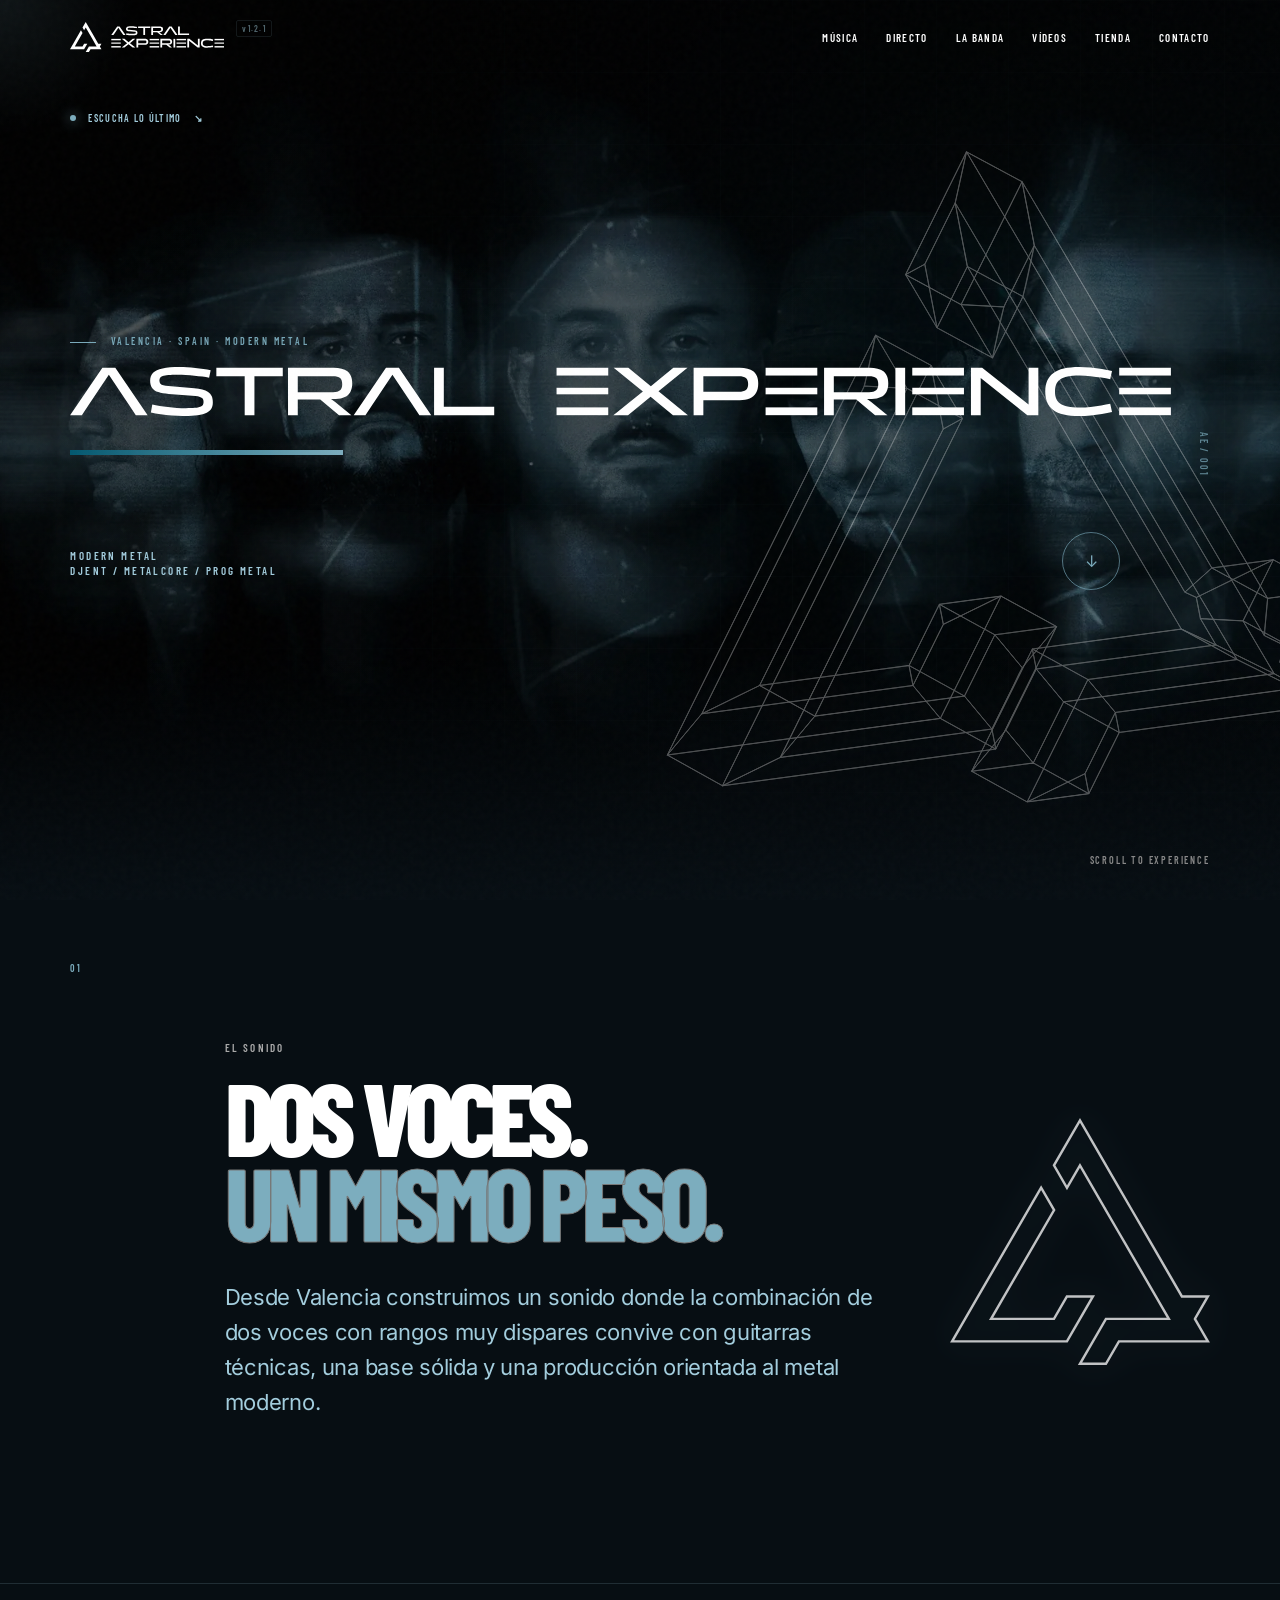
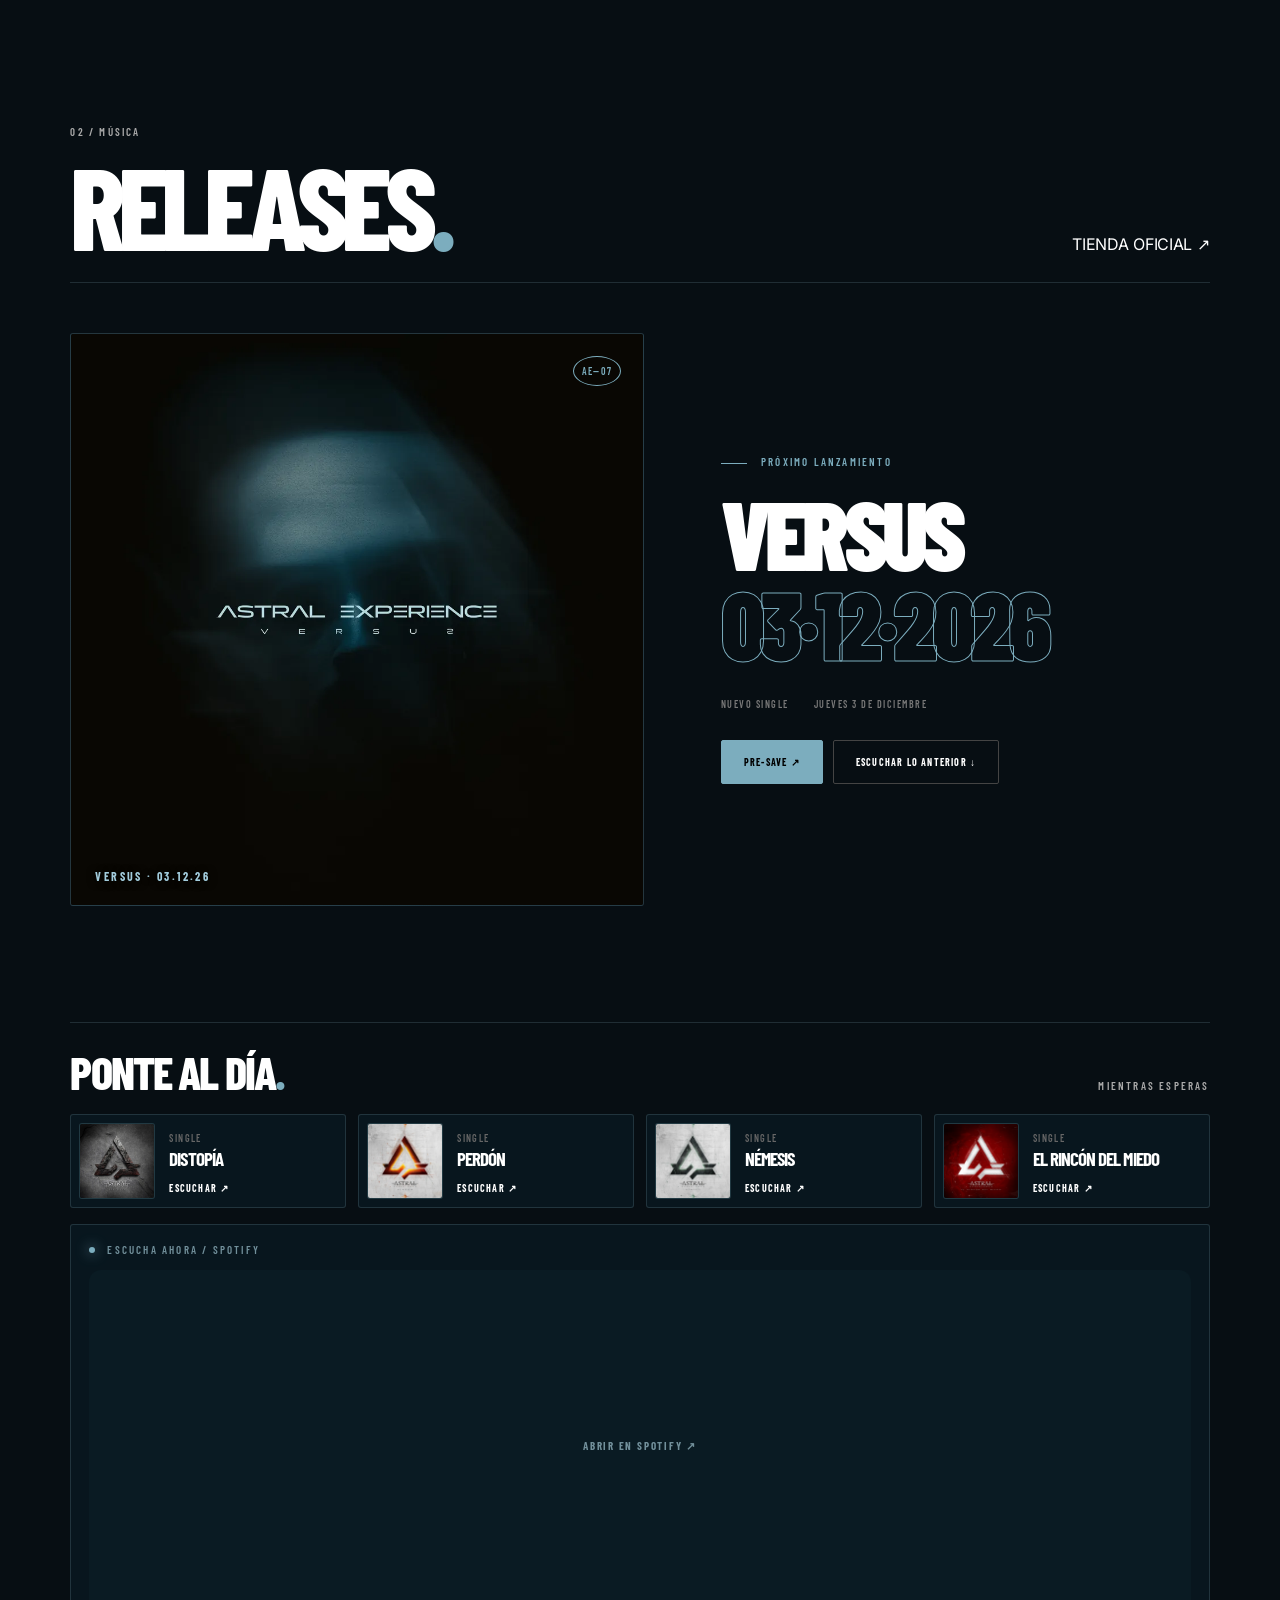
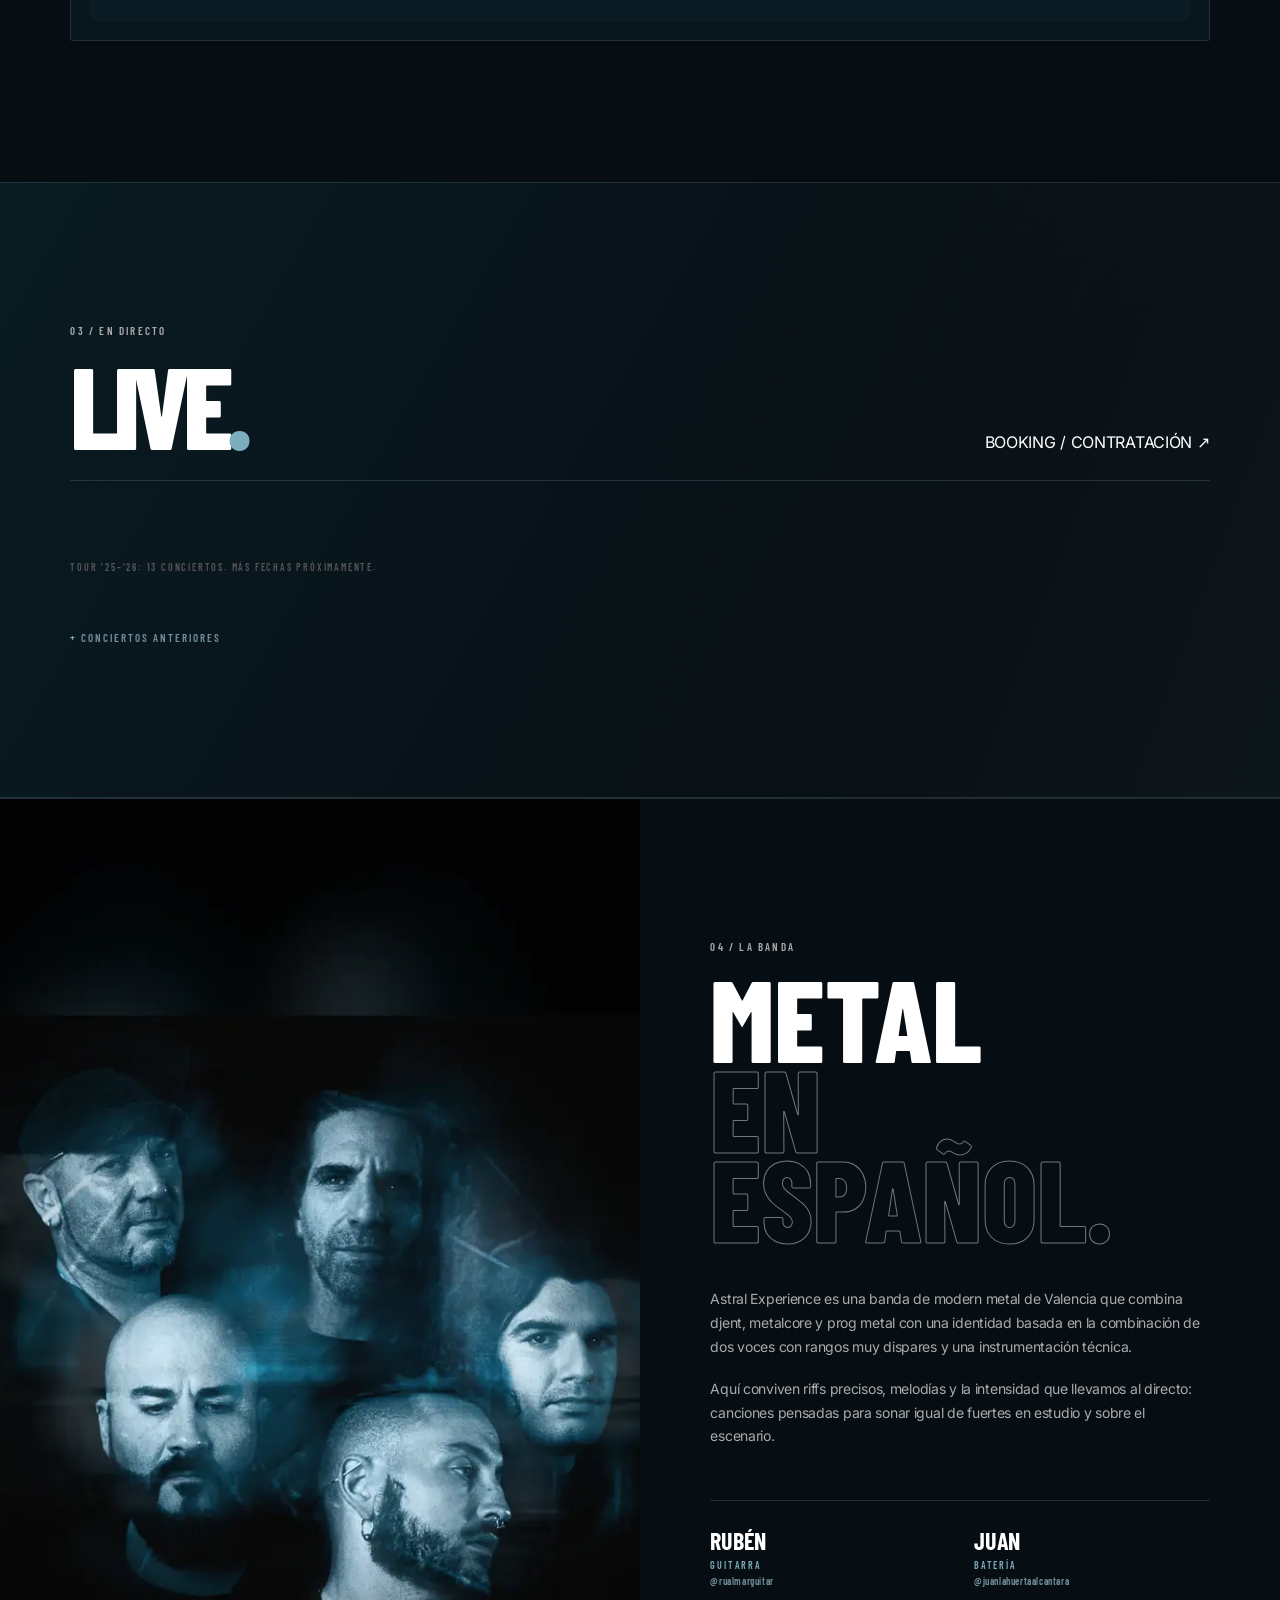
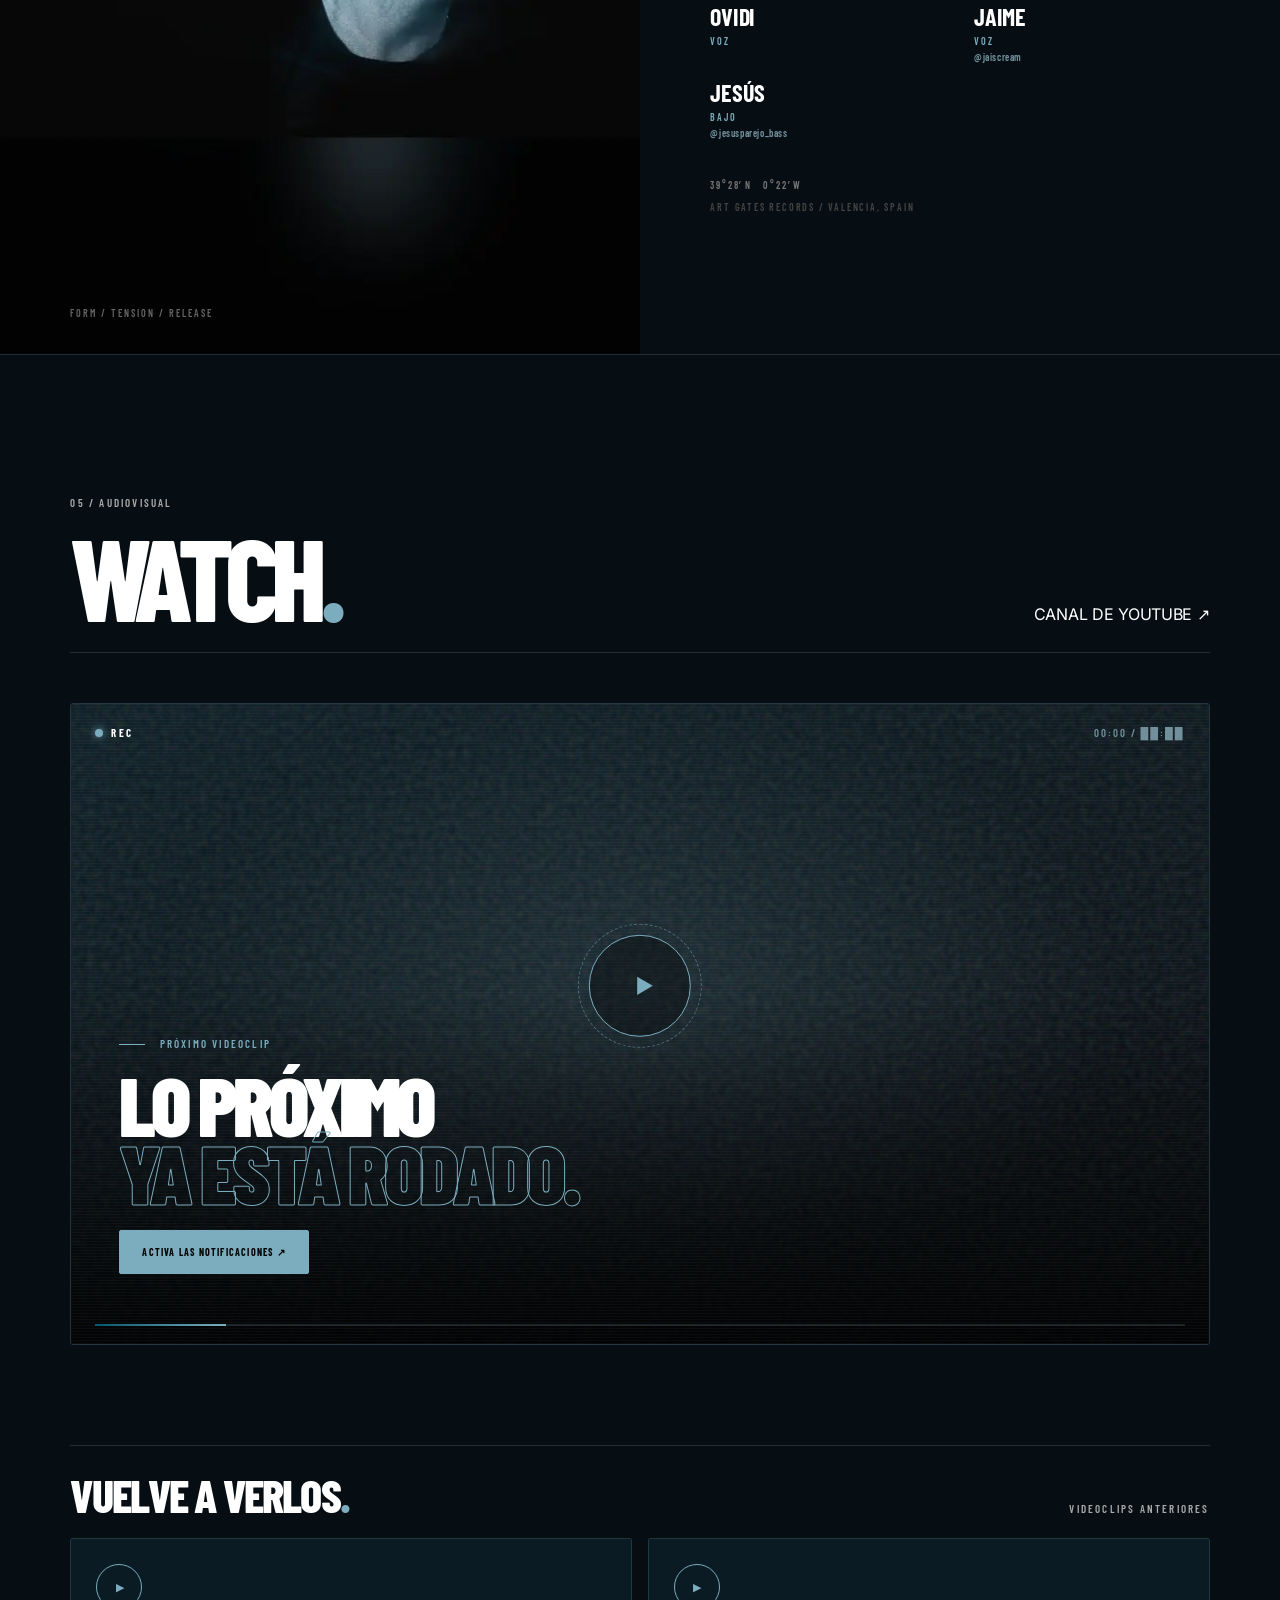
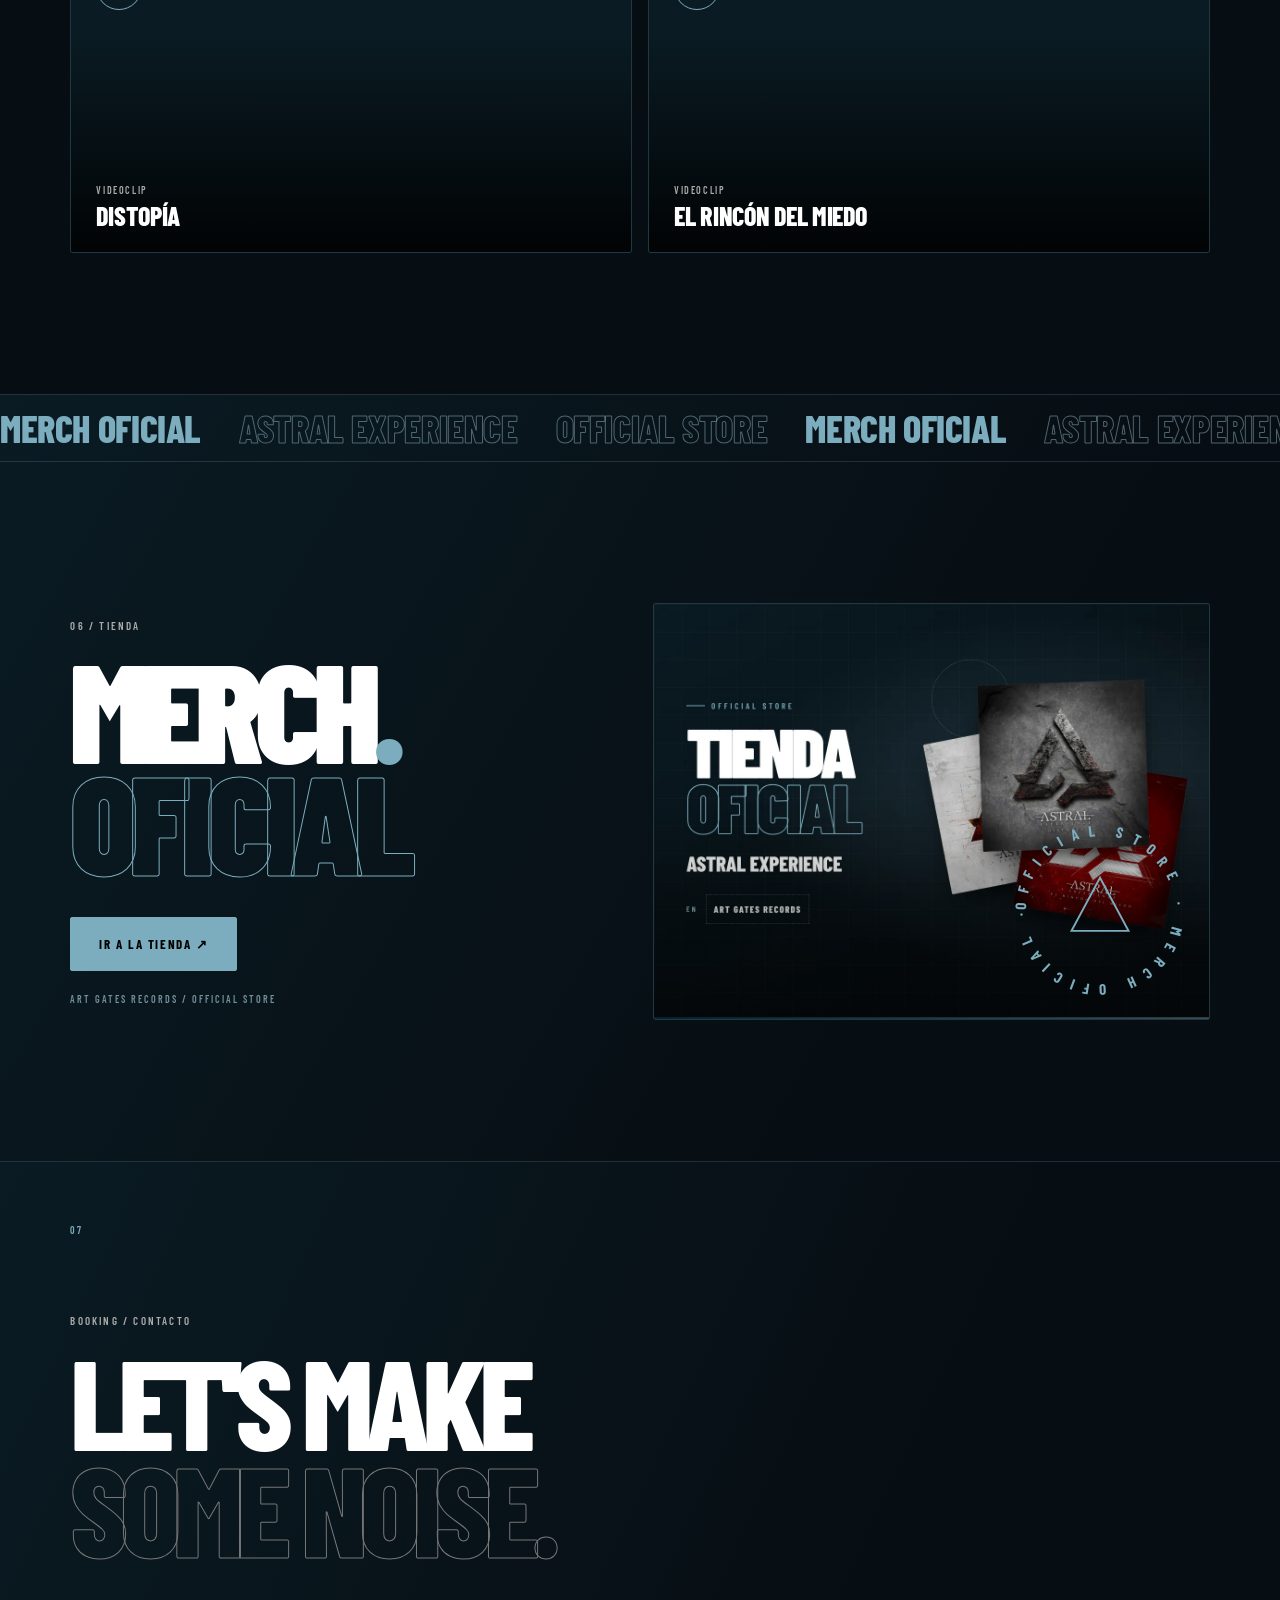
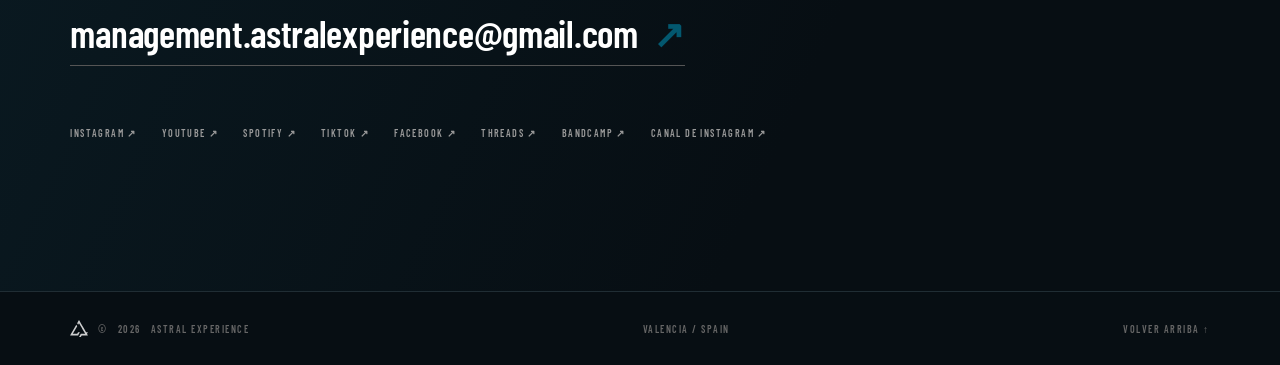
<file: index.html>
<!doctype html>
<!-- ═══════════════ FASE DE COLOR ═══════════════
     data-fase="azul" → fase 1 (desde 2/11/2026, primer videoclip)
     data-fase="rojo" → fase 2 (segundo videoclip). Cambia también 404.html.
     ════════════════════════════════════════════════ -->
<html lang="es" data-fase="azul">
<head>
  <meta charset="utf-8">
  <meta name="viewport" content="width=device-width, initial-scale=1, viewport-fit=cover">

  <!-- ═════════════════════════════════════════════════════════════════════
       SEO · Revisa título y descripción cuando cambie el lanzamiento principal.
       Título: ≤ 60 caracteres. Descripción: 140-160 caracteres.
       ═════════════════════════════════════════════════════════════════════ -->
  <title>Astral Experience — Metal moderno desde Valencia</title>
  <meta name="description" content="Web oficial de Astral Experience, banda de modern metal de Valencia: djent, metalcore y prog metal con dos voces. Escucha Distopía, Perdón y Némesis, mira los vídeos y consulta los conciertos.">
  <link rel="canonical" href="https://www.astralexperience.com/">
  <meta name="robots" content="index, follow, max-image-preview:large">
  <meta name="author" content="Astral Experience">
  <meta name="theme-color" content="#000000">
  <meta name="color-scheme" content="dark">

  <!-- Open Graph / redes (imagen 1200×630 con URL absoluta) -->
  <meta property="og:type" content="website">
  <meta property="og:locale" content="es_ES">
  <meta property="og:site_name" content="Astral Experience">
  <meta property="og:url" content="https://www.astralexperience.com/">
  <meta property="og:title" content="Astral Experience — Metal moderno desde Valencia">
  <meta property="og:description" content="Modern metal desde Valencia. Djent, metalcore y prog metal. Dúo de voces y riffs técnicos.">
  <meta property="og:image" content="https://www.astralexperience.com/assets/img/og-cover.jpg">
  <meta property="og:image:width" content="1200">
  <meta property="og:image:height" content="630">
  <meta property="og:image:alt" content="Astral Experience">
  <meta name="twitter:card" content="summary_large_image">

  <link rel="icon" href="assets/img/logo/favicon.svg" type="image/svg+xml">
  <link rel="apple-touch-icon" href="assets/img/logo/apple-touch-icon.png">
  <link rel="manifest" href="site.webmanifest">

  <!-- Rendimiento: fuentes alojadas en la propia web y la imagen de portada con prioridad -->
  <link rel="preload" href="assets/fonts/barlow-condensed-900.woff2" as="font" type="font/woff2" crossorigin>
  <link rel="preload" href="assets/fonts/inter-var.woff2" as="font" type="font/woff2" crossorigin>
  <link rel="preload" as="image" href="assets/img/hero-mobile.webp" media="(max-width: 47.99rem)" fetchpriority="high">
  <link rel="preload" as="image" href="assets/img/hero.webp" media="(min-width: 48rem)" fetchpriority="high">
  <link rel="preconnect" href="https://i.ytimg.com">

  <script>document.documentElement.classList.add('js')</script>
  <!-- VERSIÓN: súbela en cada cambio aquí, en ?v= de CSS/JS y en la cabecera (fuerza a recargar estilos y scripts) -->
  <link rel="stylesheet" href="assets/css/main.css?v=1.2.1">
  <script src="assets/js/main.js?v=1.2.1" defer></script>

  <!-- Datos estructurados de la banda. Los conciertos se añaden solos a partir de la sección #live. -->
  <script type="application/ld+json">
  {
    "@context": "https://schema.org",
    "@type": "MusicGroup",
    "@id": "https://www.astralexperience.com/#band",
    "name": "Astral Experience",
    "url": "https://www.astralexperience.com/",
    "image": "https://www.astralexperience.com/assets/img/og-cover.jpg",
    "logo": "https://www.astralexperience.com/assets/img/logo/apple-touch-icon.png",
    "genre": ["Modern metal", "Djent", "Metalcore", "Prog metal"],
    "foundingLocation": { "@type": "Place", "name": "Valencia, España" },
    "email": "management.astralexperience@gmail.com",
    "member": [
      { "@type": "OrganizationRole", "roleName": "Guitarra", "member": { "@type": "Person", "name": "Rubén", "sameAs": "https://www.instagram.com/rualmarguitar" } },
      { "@type": "OrganizationRole", "roleName": "Batería", "member": { "@type": "Person", "name": "Juan", "sameAs": "https://www.instagram.com/juanlahuertaalcantara" } },
      { "@type": "OrganizationRole", "roleName": "Voz", "member": { "@type": "Person", "name": "Ovidi" } },
      { "@type": "OrganizationRole", "roleName": "Voz", "member": { "@type": "Person", "name": "Jaime", "sameAs": "https://www.instagram.com/jaiscream" } },
      { "@type": "OrganizationRole", "roleName": "Bajo", "member": { "@type": "Person", "name": "Jesús", "sameAs": "https://www.instagram.com/jesusparejo_bass" } }
    ],
    "recordLabel": { "@type": "Organization", "name": "Art Gates Records", "url": "https://artgatesrecords.com" },
    "sameAs": [
      "https://open.spotify.com/artist/5CzccUc35KuvkdlFZDBaW0",
      "https://www.instagram.com/astralexperience",
      "https://www.youtube.com/@AstralExperience",
      "https://www.tiktok.com/@astralexperience",
      "https://www.facebook.com/astralexperience",
      "https://www.threads.net/@astralexperience",
      "https://astralexperience.bandcamp.com"
    ]
  }
  </script>
</head>
<body>
  <a class="skip" href="#top">Saltar al contenido</a>
  <div class="noise" aria-hidden="true"></div>
  <div class="cursor-glow" aria-hidden="true"></div>

  <!-- ─────────────────────────── CABECERA ─────────────────────────── -->
  <header class="site-header">
    <a class="brand" href="#top" aria-label="Astral Experience, inicio">
      <!-- Imagotipo oficial (BLACKDSUN). Versiones en assets/img/logo/ -->
      <img class="brand-logo" src="assets/img/logo/imagotipo.svg" width="160" height="31" alt="Astral Experience">
      <span class="site-version" title="Versión de la web">v1.2.1</span>
    </a>
    <button class="menu-toggle" type="button" aria-label="Abrir menú" aria-expanded="false" aria-controls="main-nav">
      <span></span><span></span>
    </button>
    <nav class="main-nav" id="main-nav" aria-label="Navegación principal">
      <a href="#music">MÚSICA</a><a href="#live">DIRECTO</a><a href="#experience">LA BANDA</a><a href="#videos">VÍDEOS</a><a href="#store">TIENDA</a><a href="#contact">CONTACTO</a>
    </nav>
  </header>

  <main id="top">

    <!-- ════════════════════════════════════════════════════════════════════
         PORTADA
         ════════════════════════════════════════════════════════════════════ -->
    <section class="hero" aria-labelledby="hero-title">
      <!-- PLACEHOLDER: foto principal. hero.webp 1920×1080 (horizontal) y hero-mobile.webp 1080×1440 (vertical).
           Se muestra en blanco y negro y semitransparente, como fondo.
           VÍDEO OPCIONAL: sube assets/video/hero.mp4 (≤ 4 MB, sin audio, 10-20 s en bucle) y añade
           data-src="assets/video/hero.mp4" al <video>. Sin ese atributo no se descarga nada. -->
      <div class="hero-media" aria-hidden="true">
        <picture>
          <source media="(min-width: 48rem)" srcset="assets/img/hero.webp" width="1920" height="1080">
          <img src="assets/img/hero-mobile.webp" width="1080" height="1440" alt="" fetchpriority="high" decoding="async">
        </picture>
        <video muted loop playsinline preload="none" data-hero-video></video>
      </div>
      <div class="hero-grid" aria-hidden="true"></div>
      <img class="hero-element" src="assets/img/logo/elemento.svg" alt="" aria-hidden="true" width="1430" height="1403" decoding="async">
      <div class="hero-content">
        <p class="eyebrow"><span></span> VALENCIA · SPAIN · MODERN METAL</p>
        <h1 id="hero-title" class="hero-logo"><img src="assets/img/logo/logotipo.svg" alt="Astral Experience" width="3518" height="156" fetchpriority="high"><span class="hero-bar" aria-hidden="true"></span></h1>
        <div class="hero-bottom">
          <p>MODERN METAL<br>DJENT / METALCORE / PROG METAL</p>
          <a class="circle-link" href="#music" aria-label="Descubrir la música"><span aria-hidden="true">↓</span></a>
        </div>
      </div>
      <div class="hero-side" aria-hidden="true">AE / 001</div><div class="scroll-label" aria-hidden="true">SCROLL TO EXPERIENCE</div>
      <!-- EDITABLE · texto del aviso superior de la portada -->
      <a class="hero-listen" href="#music"><span class="live-dot"></span> ESCUCHA LO ÚLTIMO <span aria-hidden="true">↘</span></a>
    </section>

    <!-- ════════════════════════════════════════════════════════════════════
         01 · INTRO
         ════════════════════════════════════════════════════════════════════ -->
    <section class="intro section-pad" aria-labelledby="intro-title">
      <div class="section-index" aria-hidden="true">01</div>
      <div class="intro-copy reveal">
        <!-- ═══════════════ EDITABLE · INTRO ═══════════════ -->
        <p class="eyebrow">EL SONIDO</p>
        <h2 id="intro-title">DOS VOCES.<br><span>UN MISMO PESO.</span></h2>
        <p class="lead">Desde Valencia construimos un sonido donde la combinación de dos voces con rangos muy dispares convive con guitarras técnicas, una base sólida y una producción orientada al metal moderno.</p>
        <!-- ═══════════════ FIN EDITABLE · INTRO ═══════════════ -->
      </div>
      <div class="intro-symbol" aria-hidden="true"><img src="assets/img/logo/isotipo-contorno.svg" alt="" width="856" height="815" loading="lazy"></div>
    </section>

    <!-- ════════════════════════════════════════════════════════════════════
         02 · MÚSICA
         ════════════════════════════════════════════════════════════════════ -->
    <section id="music" class="music section-pad" aria-labelledby="music-title">
      <div class="section-head reveal">
        <div><p class="eyebrow">02 / MÚSICA</p><h2 id="music-title">RELEASES<span class="red-dot">.</span></h2></div>
        <a class="text-link" href="https://artgatesrecords.com/store/es/astral-experience" target="_blank" rel="noopener">TIENDA OFICIAL ↗</a>
      </div>

      <!-- ═══════════════ EDITABLE · PRÓXIMO LANZAMIENTO ═══════════════
           Bloque destacado mientras no se pueda nombrar el single.
           El día del anuncio (o de la salida) se sustituye por la portada, el título y los enlaces del single.
           ═════════════════════════════════════════════════════════════ -->
      <article class="next-release reveal">
        <div class="next-art" aria-hidden="true">
          <img class="next-cover" src="assets/img/releases/versus-1000.webp" width="1000" height="1000" decoding="async" alt="Portada de Versus"><span class="next-mark"></span>
          <div class="next-bars"><i></i><i></i><i></i><i></i><i></i><i></i><i></i><i></i><i></i><i></i><i></i><i></i><i></i><i></i><i></i><i></i></div>
          <span class="next-stamp">AE—07</span>
          <span class="next-redacted">VERSUS · 03.12.26</span>
        </div>
        <div class="next-info">
          <p class="eyebrow"><span></span> PRÓXIMO LANZAMIENTO</p>
          <h3>VERSUS<br><em>03·12·2026</em></h3>
          <div class="release-meta"><span>NUEVO SINGLE</span><span>JUEVES 3 DE DICIEMBRE</span></div>
          <div class="actions">
            <a class="button button-primary" href="https://bfan.link/versus-9" target="_blank" rel="noopener">PRE-SAVE ↗</a>
            <a class="button" href="#discografia">ESCUCHAR LO ANTERIOR ↓</a>
          </div>
        </div>
      </article>
      <!-- ═══════════════ FIN EDITABLE · PRÓXIMO LANZAMIENTO ═══════════════ -->

      <!-- ═══════════════ EDITABLE · DISCOGRAFÍA ═══════════════
           Un <article> por lanzamiento, del más reciente al más antiguo.
           Portadas cuadradas 600×600 WebP en assets/img/releases/.
           En href pon el enlace directo del single en Spotify (o el enlace inteligente).
           ══════════════════════════════════════════════════════ -->
      <div class="discography" id="discografia">
        <div class="discography-head">
          <p class="eyebrow">MIENTRAS ESPERAS</p>
          <h3>PONTE AL DÍA<span class="red-dot">.</span></h3>
        </div>
        <div class="release-grid">
        <article class="release-card reveal">
          <div class="mini-art"><img src="assets/img/releases/distopia.webp" width="600" height="600" loading="lazy" decoding="async" alt="Portada de Distopía"></div>
          <div class="card-copy"><span>SINGLE</span><h3>DISTOPÍA</h3><a href="https://open.spotify.com/artist/5CzccUc35KuvkdlFZDBaW0" target="_blank" rel="noopener">ESCUCHAR ↗</a></div>
        </article>
        <article class="release-card reveal">
          <div class="mini-art"><img src="assets/img/releases/perdon.webp" width="600" height="600" loading="lazy" decoding="async" alt="Portada de Perdón"></div>
          <div class="card-copy"><span>SINGLE</span><h3>PERDÓN</h3><a href="https://open.spotify.com/artist/5CzccUc35KuvkdlFZDBaW0" target="_blank" rel="noopener">ESCUCHAR ↗</a></div>
        </article>
        <article class="release-card reveal">
          <div class="mini-art"><img src="assets/img/releases/nemesis.webp" width="600" height="600" loading="lazy" decoding="async" alt="Portada de Némesis"></div>
          <div class="card-copy"><span>SINGLE</span><h3>NÉMESIS</h3><a href="https://open.spotify.com/artist/5CzccUc35KuvkdlFZDBaW0" target="_blank" rel="noopener">ESCUCHAR ↗</a></div>
        </article>
        <article class="release-card reveal">
          <div class="mini-art"><img src="assets/img/releases/rincon.webp" width="600" height="600" loading="lazy" decoding="async" alt="Portada de El rincón del miedo"></div>
          <div class="card-copy"><span>SINGLE</span><h3>EL RINCÓN DEL MIEDO</h3><a href="https://open.spotify.com/artist/5CzccUc35KuvkdlFZDBaW0" target="_blank" rel="noopener">ESCUCHAR ↗</a></div>
        </article>
        </div>
      </div>
      <!-- ═══════════════ FIN EDITABLE · DISCOGRAFÍA ═══════════════ -->

      <!-- ═══════════════ EDITABLE · REPRODUCTOR DE SPOTIFY ═══════════════
           Ahora muestra el perfil de artista (se actualiza solo con lo más escuchado).
           Para fijar un single o álbum, cambia data-src por:
             https://open.spotify.com/embed/track/ID_DE_LA_CANCION?theme=0
             https://open.spotify.com/embed/album/ID_DEL_ALBUM?theme=0
           (el ID es la parte final del enlace "Compartir" de Spotify).
           El reproductor solo se carga cuando el visitante llega a esta zona.
           ═════════════════════════════════════════════════════════════════ -->
      <div class="player reveal">
        <div class="player-head"><span class="live-dot"></span><p class="eyebrow">ESCUCHA AHORA / SPOTIFY</p></div>
        <div class="player-frame" data-spotify data-src="https://open.spotify.com/embed/artist/5CzccUc35KuvkdlFZDBaW0?theme=0">
          <a class="player-fallback" href="https://open.spotify.com/artist/5CzccUc35KuvkdlFZDBaW0" target="_blank" rel="noopener">ABRIR EN SPOTIFY ↗</a>
        </div>
      </div>
      <!-- ═══════════════ FIN EDITABLE · REPRODUCTOR DE SPOTIFY ═══════════════ -->
    </section>

    <!-- ════════════════════════════════════════════════════════════════════
         03 · DIRECTO
         ════════════════════════════════════════════════════════════════════ -->
    <section id="live" class="live section-pad" aria-labelledby="live-title">
      <div class="section-head reveal">
        <div><p class="eyebrow">03 / EN DIRECTO</p><h2 id="live-title">LIVE<span class="red-dot">.</span></h2></div>
        <a class="text-link" href="#contact">BOOKING / CONTRATACIÓN ↗</a>
      </div>

      <!-- ═══════════════ EDITABLE · CONCIERTOS ═══════════════
           Un <article> por concierto, en cualquier orden.
           data-date="AAAA-MM-DD" es obligatorio: la web ordena las fechas y mueve sola
           las ya celebradas a "Conciertos anteriores".
           Entradas: pon el enlace en href; con href="#" la flecha no se muestra.
           Los datos para Google (eventos) se generan automáticamente desde esta lista:
           mantén las clases show-city, show-venue y show-bands.
           ══════════════════════════════════════════════════════ -->
      <div class="show-list" data-shows>
        <article class="show-row" data-date="2026-10-30" data-time="21:00">
          <div class="show-date"><strong>30</strong><span>OCT</span><small>2026</small></div>
          <div class="show-main"><span><b class="show-city">VALENCIA</b> · <b class="show-venue">PETER ROCK</b> · CIERRE DEL TOUR '25–'26</span><h3 class="show-bands">ASTRAL EXPERIENCE + THE THIRD GRADE + GRIZZLY LIZZARDS</h3></div>
          <div class="show-info"><span>21:00 H</span><strong>12 € ANT. / 15 € TAQ.</strong></div>
          <a class="show-arrow" href="#" target="_blank" rel="noopener" aria-label="Entradas para Valencia">↗</a>
        </article>
        <article class="show-row" data-date="2026-09-05">
          <div class="show-date"><strong>05</strong><span>SEP</span><small>2026</small></div>
          <div class="show-main"><span><b class="show-city">VITORIA-GASTEIZ</b> · <b class="show-venue">URBAN ROCK CONCEPT</b></span><h3 class="show-bands">ASTRAL EXPERIENCE + I SEE EXPLOSIONS + CAVAN</h3></div>
          <div class="show-info"></div>
          <a class="show-arrow" href="#" target="_blank" rel="noopener" aria-label="Entradas para Vitoria-Gasteiz">↗</a>
        </article>
        <article class="show-row" data-date="2026-09-04">
          <div class="show-date"><strong>04</strong><span>SEP</span><small>2026</small></div>
          <div class="show-main"><span><b class="show-city">ZARAGOZA</b> · <b class="show-venue">UTOPÍA</b></span><h3 class="show-bands">ASTRAL EXPERIENCE + ARIDAY</h3></div>
          <div class="show-info"></div>
          <a class="show-arrow" href="#" target="_blank" rel="noopener" aria-label="Entradas para Zaragoza">↗</a>
        </article>
        <article class="show-row" data-date="2026-04-02">
          <div class="show-date"><strong>02</strong><span>ABR</span><small>2026</small></div>
          <div class="show-main"><span><b class="show-city">MADRID</b> · <b class="show-venue">ROCKVILLE</b></span><h3 class="show-bands">ASTRAL EXPERIENCE + OPERA MAGNA</h3></div>
          <div class="show-info"></div>
          <a class="show-arrow" href="#" target="_blank" rel="noopener" aria-label="Entradas para Madrid">↗</a>
        </article>
        <article class="show-row" data-date="2025-10-03">
          <div class="show-date"><strong>03</strong><span>OCT</span><small>2025</small></div>
          <div class="show-main"><span><b class="show-city">VALENCIA</b></span><h3 class="show-bands">ASTRAL EXPERIENCE + MORTI + HOUSE OF DAWN</h3></div>
          <div class="show-info"></div>
          <a class="show-arrow" href="#" target="_blank" rel="noopener" aria-label="Entradas para Valencia">↗</a>
        </article>
        <article class="show-row" data-date="2025-09-12">
          <div class="show-date"><strong>12</strong><span>SEP</span><small>2025</small></div>
          <div class="show-main"><span><b class="show-city">MADRID</b></span><h3 class="show-bands">ASTRAL EXPERIENCE + MORTI + HOUSE OF DAWN</h3></div>
          <div class="show-info"></div>
          <a class="show-arrow" href="#" target="_blank" rel="noopener" aria-label="Entradas para Madrid">↗</a>
        </article>
      </div>
      <!-- ═══════════════ FIN EDITABLE · CONCIERTOS ═══════════════ -->

      <p class="empty-note reveal">TOUR '25–'26: 13 CONCIERTOS. MÁS FECHAS PRÓXIMAMENTE.</p>

      <details class="past-shows" data-past hidden>
        <summary>CONCIERTOS ANTERIORES</summary>
        <div class="show-list show-list-past" data-past-list></div>
      </details>
    </section>

    <!-- ════════════════════════════════════════════════════════════════════
         04 · LA BANDA
         ════════════════════════════════════════════════════════════════════ -->
    <section id="experience" class="experience" aria-labelledby="band-title">
      <!-- PLACEHOLDER: foto oficial de la banda, vertical 1000×1200 WebP -->
      <figure class="experience-image">
        <img src="assets/img/banda.webp" width="1000" height="1200" loading="lazy" decoding="async" alt="Astral Experience, foto oficial">
        <figcaption class="image-label">FORM / TENSION / RELEASE</figcaption>
      </figure>
      <div class="experience-content section-pad reveal">
        <p class="eyebrow">04 / LA BANDA</p>
        <h2 id="band-title">METAL<br><span>EN ESPAÑOL.</span></h2>

        <!-- ═══════════════ EDITABLE · BIOGRAFÍA ═══════════════
             Texto de la biografía de Spotify (02_Plataformas/Spotify), para mantener un mismo mensaje en todas partes. -->
        <p>Astral Experience es una banda de modern metal de Valencia que combina djent, metalcore y prog metal con una identidad basada en la combinación de dos voces con rangos muy dispares y una instrumentación técnica.</p>
        <p>Aquí conviven riffs precisos, melodías y la intensidad que llevamos al directo: canciones pensadas para sonar igual de fuertes en estudio y sobre el escenario.</p>
        <!-- ═══════════════ FIN EDITABLE · BIOGRAFÍA ═══════════════ -->

        <!-- ═══════════════ EDITABLE · FORMACIÓN ═══════════════
             Un <div> por miembro: nombre (<dt>), instrumento (<dd>) y, si tiene, su Instagram. -->
        <dl class="lineup">
          <div><dt>RUBÉN</dt><dd>GUITARRA</dd><dd class="lineup-ig"><a href="https://www.instagram.com/rualmarguitar" target="_blank" rel="noopener">@rualmarguitar</a></dd></div>
          <div><dt>JUAN</dt><dd>BATERÍA</dd><dd class="lineup-ig"><a href="https://www.instagram.com/juanlahuertaalcantara" target="_blank" rel="noopener">@juanlahuertaalcantara</a></dd></div>
          <div><dt>OVIDI</dt><dd>VOZ</dd></div>
          <div><dt>JAIME</dt><dd>VOZ</dd><dd class="lineup-ig"><a href="https://www.instagram.com/jaiscream" target="_blank" rel="noopener">@jaiscream</a></dd></div>
          <div><dt>JESÚS</dt><dd>BAJO</dd><dd class="lineup-ig"><a href="https://www.instagram.com/jesusparejo_bass" target="_blank" rel="noopener">@jesusparejo_bass</a></dd></div>
        </dl>
        <!-- ═══════════════ FIN EDITABLE · FORMACIÓN ═══════════════ -->

        <div class="coordinates">39°28′N&nbsp;&nbsp; 0°22′W <span>ART GATES RECORDS / VALENCIA, SPAIN</span></div>
      </div>
    </section>

    <!-- ════════════════════════════════════════════════════════════════════
         05 · VÍDEOS
         ════════════════════════════════════════════════════════════════════ -->
    <section id="videos" class="videos section-pad" aria-labelledby="videos-title">
      <div class="section-head reveal">
        <div><p class="eyebrow">05 / AUDIOVISUAL</p><h2 id="videos-title">WATCH<span class="red-dot">.</span></h2></div>
        <a class="text-link" href="https://www.youtube.com/@AstralExperience" target="_blank" rel="noopener">CANAL DE YOUTUBE ↗</a>
      </div>

      <!-- ═══════════════ EDITABLE · PRÓXIMO VIDEOCLIP ═══════════════
           Bloque destacado mientras el videoclip no se pueda mostrar.
           El día del estreno se sustituye por una tarjeta de vídeo normal (como las de abajo)
           con el ID de YouTube del videoclip.
           ══════════════════════════════════════════════════════════════ -->
      <a class="next-video reveal" href="https://www.youtube.com/@AstralExperience?sub_confirmation=1" target="_blank" rel="noopener">
        <div class="next-video-screen" aria-hidden="true">
          <span class="nv-rec"><i></i>REC</span>
          <span class="nv-time">00:00 / ██:██</span>
          <span class="nv-play"><svg viewBox="0 0 24 24"><path d="M8 5.5v13l11-6.5z"/></svg></span>
          <span class="nv-progress"><i></i></span>
        </div>
        <div class="next-video-caption">
          <p class="eyebrow"><span></span> PRÓXIMO VIDEOCLIP</p>
          <h3>LO PRÓXIMO<br><em>YA ESTÁ RODADO.</em></h3>
          <span class="button button-primary">ACTIVA LAS NOTIFICACIONES ↗</span>
        </div>
      </a>
      <!-- ═══════════════ FIN EDITABLE · PRÓXIMO VIDEOCLIP ═══════════════ -->

      <!-- ═══════════════ EDITABLE · VÍDEOS ANTERIORES ═══════════════
           data-yt = ID del vídeo (lo que va tras "watch?v=" en el enlace de YouTube);
           cambia también el href con el mismo ID.
           La miniatura la pone YouTube automáticamente. Si quieres una propia, añade
           data-thumb="assets/img/videos/archivo.webp" (1200×800).
           El vídeo se reproduce dentro de la web solo al pulsar (no ralentiza la carga).
           ══════════════════════════════════════════════════ -->
      <div class="past-videos">
        <div class="discography-head">
          <p class="eyebrow">VIDEOCLIPS ANTERIORES</p>
          <h3>VUELVE A VERLOS<span class="red-dot">.</span></h3>
        </div>
        <div class="video-grid video-grid-small">
          <a class="video-card reveal" href="https://www.youtube.com/watch?v=HKH8GMUi9Sg" data-yt="HKH8GMUi9Sg" target="_blank" rel="noopener">
            <div class="video-bg"><span class="play" aria-hidden="true">▶</span></div>
            <div class="video-caption"><span>VIDEOCLIP</span><h3>DISTOPÍA</h3></div>
          </a>
          <a class="video-card reveal" href="https://www.youtube.com/watch?v=YtnCqbn9QDs" data-yt="YtnCqbn9QDs" target="_blank" rel="noopener">
            <div class="video-bg"><span class="play" aria-hidden="true">▶</span></div>
            <div class="video-caption"><span>VIDEOCLIP</span><h3>EL RINCÓN DEL MIEDO</h3></div>
          </a>
        </div>
      </div>
      <!-- ═══════════════ FIN EDITABLE · VÍDEOS ═══════════════ -->
    </section>

    <!-- ════════════════════════════════════════════════════════════════════
         06 · TIENDA
         ════════════════════════════════════════════════════════════════════ -->
    <!-- ═══════════════ EDITABLE · TIENDA ═══════════════
         Enlace a la tienda oficial (Art Gates Records). Foto de producto: assets/img/merch.webp (1200×900, WebP).
         ══════════════════════════════════════════════════ -->
    <section id="store" class="store" aria-labelledby="store-title">
      <div class="store-marquee" aria-hidden="true">
        <div class="store-marquee-track">
          <span>MERCH OFICIAL</span><span>ASTRAL EXPERIENCE</span><span>OFFICIAL STORE</span><span>MERCH OFICIAL</span><span>ASTRAL EXPERIENCE</span><span>OFFICIAL STORE</span>
          <span>MERCH OFICIAL</span><span>ASTRAL EXPERIENCE</span><span>OFFICIAL STORE</span><span>MERCH OFICIAL</span><span>ASTRAL EXPERIENCE</span><span>OFFICIAL STORE</span>
        </div>
      </div>
      <a class="store-card section-pad reveal" href="https://artgatesrecords.com/store/es/astral-experience" target="_blank" rel="noopener">
        <div class="store-copy">
          <p class="eyebrow">06 / TIENDA</p>
          <h2 id="store-title">MERCH<span class="red-dot">.</span><br><em>OFICIAL</em></h2>
          <span class="button button-primary store-cta">IR A LA TIENDA ↗</span>
          <small class="store-note">ART GATES RECORDS / OFFICIAL STORE</small>
        </div>
        <div class="store-visual">
          <img src="assets/img/merch.webp" width="1200" height="900" loading="lazy" decoding="async" alt="Merchandising oficial de Astral Experience">
          <svg class="store-badge" viewBox="0 0 200 200" aria-hidden="true">
            <defs><path id="badge-circle" d="M100,100 m-78,0 a78,78 0 1,1 156,0 a78,78 0 1,1 -156,0"/></defs>
            <text><textPath href="#badge-circle" textLength="486" lengthAdjust="spacing">OFFICIAL STORE · MERCH OFICIAL · </textPath></text>
            <path d="M100 66 130 122H70Z" fill="none" stroke="currentColor" stroke-width="2"/>
          </svg>
        </div>
      </a>
    </section>
    <!-- ═══════════════ FIN EDITABLE · TIENDA ═══════════════ -->

    <!-- ════════════════════════════════════════════════════════════════════
         07 · CONTACTO
         ════════════════════════════════════════════════════════════════════ -->
    <section id="contact" class="contact section-pad" aria-labelledby="contact-title">
      <div class="section-index" aria-hidden="true">07</div>
      <div class="contact-inner reveal">
        <p class="eyebrow">BOOKING / CONTACTO</p>
        <h2 id="contact-title">LET'S MAKE<br><em>SOME NOISE.</em></h2>
        <a class="email-link" href="mailto:management.astralexperience@gmail.com">management.astralexperience@gmail.com <span aria-hidden="true">↗</span></a>
        <div class="socials">
          <a href="https://www.instagram.com/astralexperience" target="_blank" rel="noopener">INSTAGRAM ↗</a>
          <a href="https://www.youtube.com/@AstralExperience" target="_blank" rel="noopener">YOUTUBE ↗</a>
          <a href="https://open.spotify.com/artist/5CzccUc35KuvkdlFZDBaW0" target="_blank" rel="noopener">SPOTIFY ↗</a>
          <a href="https://www.tiktok.com/@astralexperience" target="_blank" rel="noopener">TIKTOK ↗</a>
          <a href="https://www.facebook.com/astralexperience" target="_blank" rel="noopener">FACEBOOK ↗</a>
          <a href="https://www.threads.net/@astralexperience" target="_blank" rel="noopener">THREADS ↗</a>
          <a href="https://astralexperience.bandcamp.com" target="_blank" rel="noopener">BANDCAMP ↗</a>
          <!-- EDITABLE · enlace de invitación al canal de difusión de Instagram (con href="#" no se muestra) -->
          <a href="https://www.instagram.com/channel/Aba9lOrwvt9jquo0/" target="_blank" rel="noopener">CANAL DE INSTAGRAM ↗</a>
        </div>
      </div>
    </section>

    <!-- ═══════════════ OPCIONAL · MAILING LIST (desactivada) ═══════════════
         Cuando tengáis plataforma de mailing (Brevo, MailerLite, Mailchimp…), sustituye
         ACTION_URL por la URL de formulario que os dé y quita estas marcas de comentario.
    <section class="newsletter section-pad" aria-labelledby="nl-title">
      <p class="eyebrow">LISTA DE CORREO</p>
      <h2 id="nl-title">ENTÉRATE<br><span>ANTES QUE NADIE.</span></h2>
      <form class="nl-form" action="ACTION_URL" method="post" target="_blank">
        <label for="nl-email">TU CORREO</label>
        <input id="nl-email" type="email" name="EMAIL" autocomplete="email" required>
        <button class="button button-primary" type="submit">APUNTARME</button>
      </form>
    </section>
    ═══════════════ FIN OPCIONAL · MAILING LIST ═══════════════ -->
  </main>

  <footer class="site-footer">
    <span class="footer-brand"><img src="assets/img/logo/isotipo.svg" alt="" width="18" height="17">© <span data-year>2026</span> ASTRAL EXPERIENCE</span>
    <span>VALENCIA / SPAIN</span>
    <a href="#top">VOLVER ARRIBA ↑</a>
  </footer>
</body>
</html>
</file>
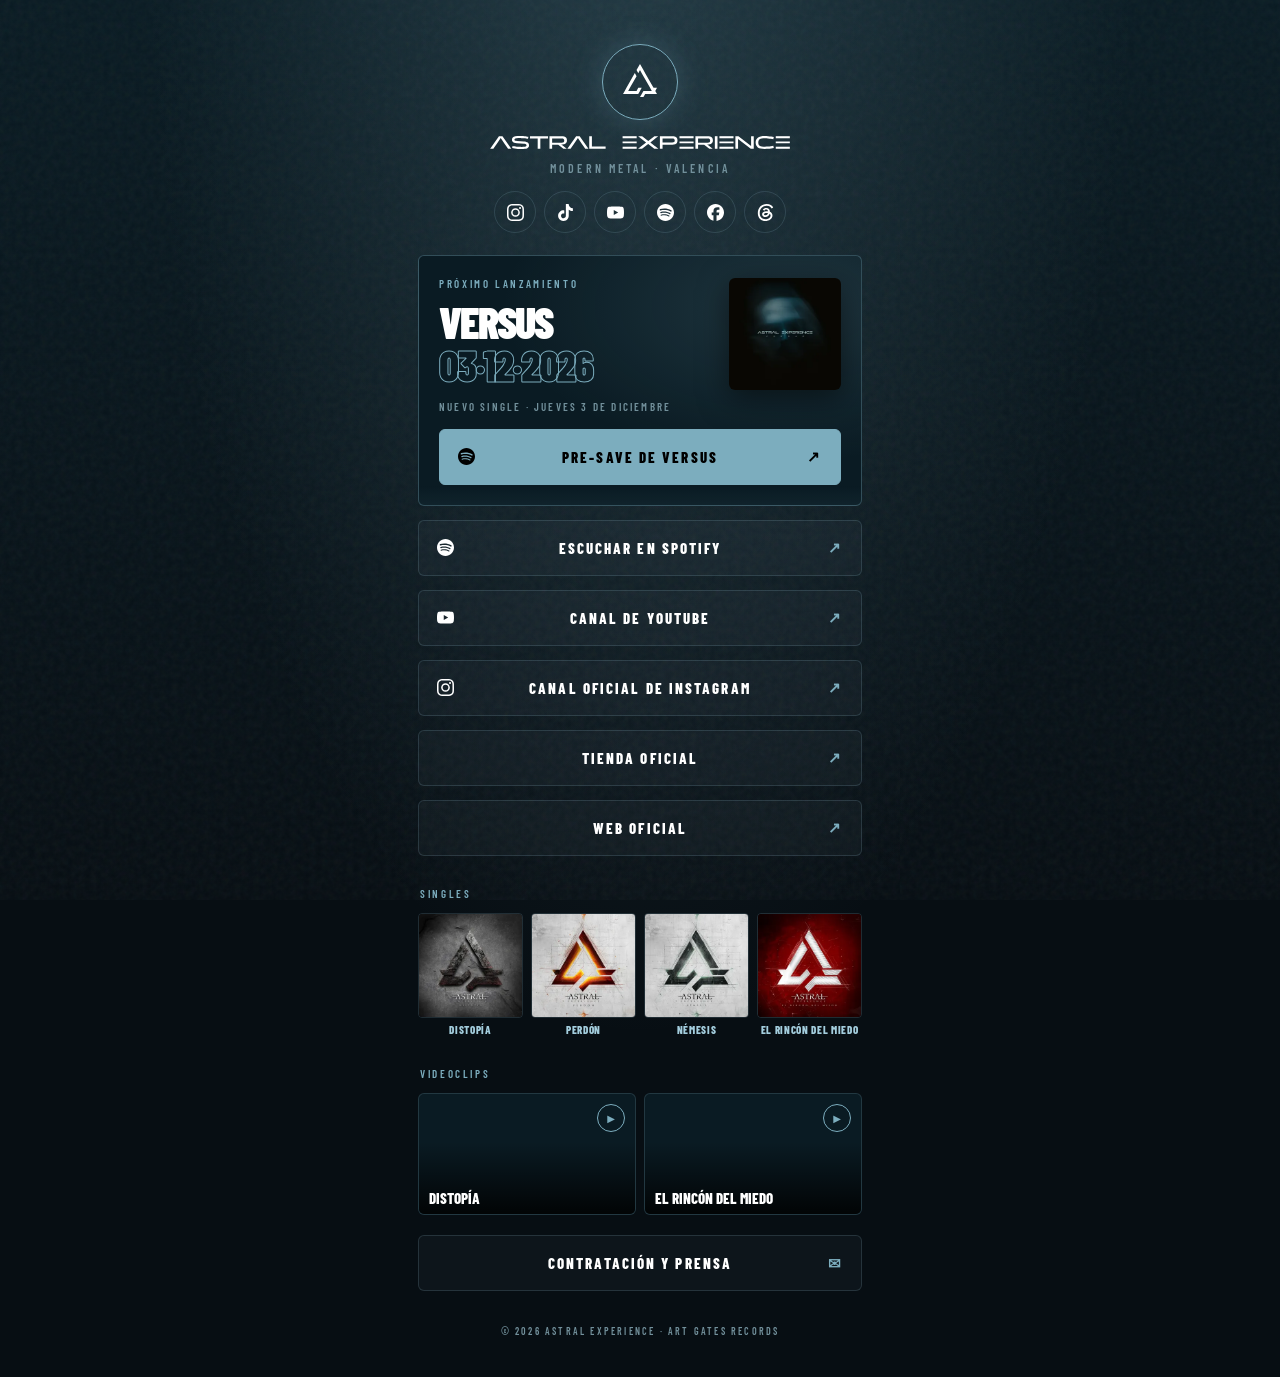
<file: enlaces/index.html>
<!doctype html>
<!-- ═════════════════════════════════════════════════════════════════════
     PÁGINA DE ENLACES (tipo Linktree) · www.astralexperience.com/enlaces/
     Enlace principal de la bio de Instagram. No se enlaza desde la web
     principal ni aparece en el sitemap (noindex).
     Fase de color: atributo data-fase de <html> ("azul" o "rojo").
     Página autónoma: todo lo que usa está en esta carpeta (fonts/ e img/).
     ═════════════════════════════════════════════════════════════════════ -->
<html lang="es" data-fase="azul">
<head>
  <meta charset="utf-8">
  <meta name="viewport" content="width=device-width, initial-scale=1, viewport-fit=cover">
  <title>Astral Experience · Enlaces</title>
  <meta name="description" content="Música, vídeos, conciertos, tienda y redes de Astral Experience.">
  <meta name="robots" content="noindex, follow">
  <meta name="theme-color" content="#070E13">
  <meta name="color-scheme" content="dark">
  <meta property="og:type" content="website">
  <meta property="og:title" content="Astral Experience · Enlaces">
  <meta property="og:description" content="Música, vídeos, tienda y redes.">
  <meta property="og:url" content="https://www.astralexperience.com/enlaces/">
  <link rel="icon" href="img/favicon.svg" type="image/svg+xml">
  <link rel="preload" href="fonts/barlow-condensed-800.woff2" as="font" type="font/woff2" crossorigin>
  <style>
    @font-face{font-family:B;src:url(fonts/barlow-condensed-600.woff2) format("woff2");font-weight:400 600;font-display:swap}
    @font-face{font-family:B;src:url(fonts/barlow-condensed-800.woff2) format("woff2");font-weight:700 800;font-display:swap}
    @font-face{font-family:B;src:url(fonts/barlow-condensed-900.woff2) format("woff2");font-weight:900;font-display:swap}
    @font-face{font-family:I;src:url(fonts/inter-var.woff2) format("woff2");font-weight:100 900;font-display:swap}
    html[data-fase="azul"]{--bg:#070E13;--abyss:#0A1B23;--main:#03586F;--accent:#7CADBE;--light:#A3CDDD;--accent-rgb:124 173 190;--light-rgb:163 205 221}
    html[data-fase="rojo"]{--bg:#0F090C;--abyss:#1D0E11;--main:#BB3530;--accent:#D95C52;--light:#D7A99E;--accent-rgb:217 92 82;--light-rgb:215 169 158}
    :root{--text:#fff;--muted:color-mix(in srgb,var(--light) 70%,#000);--line:rgb(var(--light-rgb) / .16);--d:"B","Arial Narrow",sans-serif}
    *{box-sizing:border-box;margin:0}
    html{background:var(--bg)}
    body{min-height:100svh;color:var(--text);font-family:I,system-ui,sans-serif;-webkit-font-smoothing:antialiased;
      background:radial-gradient(ellipse at 50% -10%,rgb(var(--accent-rgb) / .22),transparent 55%),linear-gradient(180deg,var(--abyss),var(--bg) 900px);background-color:var(--bg);background-repeat:no-repeat}
    body:before{content:"";position:fixed;inset:0;pointer-events:none;opacity:.05;background-image:url("data:image/svg+xml,%3Csvg viewBox='0 0 160 160' xmlns='http://www.w3.org/2000/svg'%3E%3Cfilter id='n'%3E%3CfeTurbulence type='fractalNoise' baseFrequency='.9' numOctaves='3' stitchTiles='stitch'/%3E%3C/filter%3E%3Crect width='100%25' height='100%25' filter='url(%23n)'/%3E%3C/svg%3E")}
    a{color:inherit;text-decoration:none}
    :focus-visible{outline:1px solid var(--accent);outline-offset:3px}
    .wrap{position:relative;max-width:480px;margin:0 auto;padding:44px 18px 40px;display:grid;gap:14px}
    .eb{font:600 11px/1 var(--d);letter-spacing:.24em;color:var(--accent)}
    h2.eb{margin:18px 2px 0}

    /* Cabecera */
    .head{display:grid;justify-items:center;text-align:center;gap:10px;margin-bottom:8px}
    .mark{width:76px;height:76px;border-radius:50%;display:grid;place-items:center;border:1px solid var(--accent);box-shadow:0 0 30px rgb(var(--accent-rgb) / .25)}
    .mark img{width:46%;height:auto;margin-top:-4%}
    .logo{margin:6px 0 2px;line-height:0}.logo img{width:min(300px,78vw);height:auto}
    .name{font:900 46px/.85 var(--d);letter-spacing:-.04em}
    .name em{display:block;font-style:normal;color:transparent;-webkit-text-stroke:1px var(--accent)}
    .tag{font:600 12px var(--d);letter-spacing:.26em;color:var(--muted)}
    .social{display:flex;justify-content:center;gap:8px;flex-wrap:wrap;margin-top:6px}
    .social a{width:42px;height:42px;border-radius:50%;display:grid;place-items:center;border:1px solid var(--line);transition:.2s}
    .social a:hover{border-color:var(--accent);color:var(--accent)}
    .social svg,.btn svg{width:17px;height:17px;fill:currentColor}

    /* Destacado: próximo lanzamiento */
    .feat{position:relative;overflow:hidden;border:1px solid rgb(var(--accent-rgb) / .35);border-radius:6px;padding:22px 20px 20px;
      background:radial-gradient(ellipse at 85% 20%,rgb(var(--accent-rgb) / .18),transparent 55%),var(--abyss)}
    .feat:after{content:"";position:absolute;left:0;right:0;height:30%;background:linear-gradient(180deg,transparent,rgb(var(--accent-rgb) / .1),transparent);animation:scan 4s linear infinite;pointer-events:none}
    @keyframes scan{from{top:-30%}to{top:100%}}
    .feat .cover{float:right;width:112px;height:112px;margin:0 0 10px 14px;border-radius:6px;box-shadow:0 8px 30px rgba(0,0,0,.5)}
    .feat .ft{font:900 44px/.96 var(--d);letter-spacing:-.05em;margin:12px 0 14px}
    .feat .ft em{display:block;font-style:normal;color:transparent;-webkit-text-stroke:1px var(--accent)}
    .bars{position:absolute;right:20px;top:24px;width:96px;height:44px;display:flex;align-items:flex-end;gap:3px}
    .bars i{flex:1;background:linear-gradient(0deg,var(--main),var(--accent));animation:eq 1.1s ease-in-out infinite}
    .bars i:nth-child(2n){animation-duration:.8s}.bars i:nth-child(3n){animation-duration:1.4s;animation-delay:-.3s}.bars i:nth-child(5n){animation-delay:-.7s}
    @keyframes eq{0%,100%{height:20%}50%{height:100%}}
    .feat .meta{font:600 11px var(--d);letter-spacing:.2em;color:var(--muted);margin-bottom:16px}

    /* Botones */
    .btn{position:relative;display:flex;align-items:center;justify-content:center;gap:10px;min-height:56px;padding:14px 18px;border-radius:6px;
      border:1px solid var(--line);background:rgb(var(--light-rgb) / .04);font:800 15px var(--d);letter-spacing:.14em;text-transform:uppercase;transition:.2s}
    .btn:hover{border-color:var(--accent);background:rgb(var(--accent-rgb) / .1)}
    .btn .ico{position:absolute;left:18px}
    .btn .go{position:absolute;right:18px;color:var(--accent);font-family:I}
    .btn.primary{background:var(--accent);border-color:var(--accent);color:#000}
    .btn.primary .go{color:#000}
    .btn.primary:hover{background:var(--main);border-color:var(--main);color:#fff}

    /* Singles y vídeos */
    .grid{display:grid;grid-template-columns:repeat(4,1fr);gap:8px}
    .grid a{display:grid;gap:6px;font:700 11px/1.1 var(--d);letter-spacing:.06em;text-align:center;color:var(--light)}
    .grid img{width:100%;height:auto;aspect-ratio:1;object-fit:cover;align-self:start;border-radius:4px;border:1px solid var(--line);transition:transform .25s}
    .grid a:hover img{transform:translateY(-3px)}
    .vids{display:grid;grid-template-columns:1fr 1fr;gap:8px}
    .vid{position:relative;aspect-ratio:16/9;border-radius:6px;overflow:hidden;border:1px solid var(--line);background:var(--abyss) center/cover}
    .vid:after{content:"";position:absolute;inset:0;background:linear-gradient(0deg,rgba(0,0,0,.85),transparent 60%)}
    .vid span{position:absolute;left:10px;bottom:8px;z-index:1;font:800 15px/1 var(--d)}
    .vid i{position:absolute;right:10px;top:10px;z-index:1;width:28px;height:28px;border-radius:50%;border:1px solid var(--accent);color:var(--accent);display:grid;place-items:center;font-size:10px;font-style:normal}

    /* Mailing (preparado) */
    .mail{border:1px solid var(--line);border-radius:6px;padding:18px;display:grid;gap:10px}
    .mail h3{font:900 30px/.9 var(--d);letter-spacing:-.03em}
    .mail form{display:flex;gap:8px}
    .mail input{flex:1;min-width:0;min-height:48px;padding:0 14px;border-radius:6px;border:1px solid var(--line);background:transparent;color:var(--text);font:inherit}

    .foot{margin-top:20px;text-align:center;font:600 10px var(--d);letter-spacing:.22em;color:var(--muted)}
    @media(prefers-reduced-motion:reduce){.feat:after,.bars i{animation:none}}
  </style>
</head>
<body>
  <svg width="0" height="0" style="position:absolute" aria-hidden="true"><symbol id="i-ig" viewBox="0 0 24 24"><path d="M7.0301.084c-1.2768.0602-2.1487.264-2.911.5634-.7888.3075-1.4575.72-2.1228 1.3877-.6652.6677-1.075 1.3368-1.3802 2.127-.2954.7638-.4956 1.6365-.552 2.914-.0564 1.2775-.0689 1.6882-.0626 4.947.0062 3.2586.0206 3.6671.0825 4.9473.061 1.2765.264 2.1482.5635 2.9107.308.7889.72 1.4573 1.388 2.1228.6679.6655 1.3365 1.0743 2.1285 1.38.7632.295 1.6361.4961 2.9134.552 1.2773.056 1.6884.069 4.9462.0627 3.2578-.0062 3.668-.0207 4.9478-.0814 1.28-.0607 2.147-.2652 2.9098-.5633.7889-.3086 1.4578-.72 2.1228-1.3881.665-.6682 1.0745-1.3378 1.3795-2.1284.2957-.7632.4966-1.636.552-2.9124.056-1.2809.0692-1.6898.063-4.948-.0063-3.2583-.021-3.6668-.0817-4.9465-.0607-1.2797-.264-2.1487-.5633-2.9117-.3084-.7889-.72-1.4568-1.3876-2.1228C21.2982 1.33 20.628.9208 19.8378.6165 19.074.321 18.2017.1197 16.9244.0645 15.6471.0093 15.236-.005 11.977.0014 8.718.0076 8.31.0215 7.0301.0839m.1402 21.6932c-1.17-.0509-1.8053-.2453-2.2287-.408-.5606-.216-.96-.4771-1.3819-.895-.422-.4178-.6811-.8186-.9-1.378-.1644-.4234-.3624-1.058-.4171-2.228-.0595-1.2645-.072-1.6442-.079-4.848-.007-3.2037.0053-3.583.0607-4.848.05-1.169.2456-1.805.408-2.2282.216-.5613.4762-.96.895-1.3816.4188-.4217.8184-.6814 1.3783-.9003.423-.1651 1.0575-.3614 2.227-.4171 1.2655-.06 1.6447-.072 4.848-.079 3.2033-.007 3.5835.005 4.8495.0608 1.169.0508 1.8053.2445 2.228.408.5608.216.96.4754 1.3816.895.4217.4194.6816.8176.9005 1.3787.1653.4217.3617 1.056.4169 2.2263.0602 1.2655.0739 1.645.0796 4.848.0058 3.203-.0055 3.5834-.061 4.848-.051 1.17-.245 1.8055-.408 2.2294-.216.5604-.4763.96-.8954 1.3814-.419.4215-.8181.6811-1.3783.9-.4224.1649-1.0577.3617-2.2262.4174-1.2656.0595-1.6448.072-4.8493.079-3.2045.007-3.5825-.006-4.848-.0608M16.953 5.5864A1.44 1.44 0 1 0 18.39 4.144a1.44 1.44 0 0 0-1.437 1.4424M5.8385 12.012c.0067 3.4032 2.7706 6.1557 6.173 6.1493 3.4026-.0065 6.157-2.7701 6.1506-6.1733-.0065-3.4032-2.771-6.1565-6.174-6.1498-3.403.0067-6.156 2.771-6.1496 6.1738M8 12.0077a4 4 0 1 1 4.008 3.9921A3.9996 3.9996 0 0 1 8 12.0077"/></symbol><symbol id="i-tt" viewBox="0 0 24 24"><path d="M12.525.02c1.31-.02 2.61-.01 3.91-.02.08 1.53.63 3.09 1.75 4.17 1.12 1.11 2.7 1.62 4.24 1.79v4.03c-1.44-.05-2.89-.35-4.2-.97-.57-.26-1.1-.59-1.62-.93-.01 2.92.01 5.84-.02 8.75-.08 1.4-.54 2.79-1.35 3.94-1.31 1.92-3.58 3.17-5.91 3.21-1.43.08-2.86-.31-4.08-1.03-2.02-1.19-3.44-3.37-3.65-5.71-.02-.5-.03-1-.01-1.49.18-1.9 1.12-3.72 2.58-4.96 1.66-1.44 3.98-2.13 6.15-1.72.02 1.48-.04 2.96-.04 4.44-.99-.32-2.15-.23-3.02.37-.63.41-1.11 1.04-1.36 1.75-.21.51-.15 1.07-.14 1.61.24 1.64 1.82 3.02 3.5 2.87 1.12-.01 2.19-.66 2.77-1.61.19-.33.4-.67.41-1.06.1-1.79.06-3.57.07-5.36.01-4.03-.01-8.05.02-12.07z"/></symbol><symbol id="i-yt" viewBox="0 0 24 24"><path d="M23.498 6.186a3.016 3.016 0 0 0-2.122-2.136C19.505 3.545 12 3.545 12 3.545s-7.505 0-9.377.505A3.017 3.017 0 0 0 .502 6.186C0 8.07 0 12 0 12s0 3.93.502 5.814a3.016 3.016 0 0 0 2.122 2.136c1.871.505 9.376.505 9.376.505s7.505 0 9.377-.505a3.015 3.015 0 0 0 2.122-2.136C24 15.93 24 12 24 12s0-3.93-.502-5.814zM9.545 15.568V8.432L15.818 12l-6.273 3.568z"/></symbol><symbol id="i-sp" viewBox="0 0 24 24"><path d="M12 0C5.4 0 0 5.4 0 12s5.4 12 12 12 12-5.4 12-12S18.66 0 12 0zm5.521 17.34c-.24.359-.66.48-1.021.24-2.82-1.74-6.36-2.101-10.561-1.141-.418.122-.779-.179-.899-.539-.12-.421.18-.78.54-.9 4.56-1.021 8.52-.6 11.64 1.32.42.18.479.659.301 1.02zm1.44-3.3c-.301.42-.841.6-1.262.3-3.239-1.98-8.159-2.58-11.939-1.38-.479.12-1.02-.12-1.14-.6-.12-.48.12-1.021.6-1.141C9.6 9.9 15 10.561 18.72 12.84c.361.181.54.78.241 1.2zm.12-3.36C15.24 8.4 8.82 8.16 5.16 9.301c-.6.179-1.2-.181-1.38-.721-.18-.601.18-1.2.72-1.381 4.26-1.26 11.28-1.02 15.721 1.621.539.3.719 1.02.419 1.56-.299.421-1.02.599-1.559.3z"/></symbol><symbol id="i-fb" viewBox="0 0 24 24"><path d="M9.101 23.691v-7.98H6.627v-3.667h2.474v-1.58c0-4.085 1.848-5.978 5.858-5.978.401 0 .955.042 1.468.103a8.68 8.68 0 0 1 1.141.195v3.325a8.623 8.623 0 0 0-.653-.036 26.805 26.805 0 0 0-.733-.009c-.707 0-1.259.096-1.675.309a1.686 1.686 0 0 0-.679.622c-.258.42-.374.995-.374 1.752v1.297h3.919l-.386 2.103-.287 1.564h-3.246v8.245C19.396 23.238 24 18.179 24 12.044c0-6.627-5.373-12-12-12s-12 5.373-12 12c0 5.628 3.874 10.35 9.101 11.647Z"/></symbol><symbol id="i-th" viewBox="0 0 24 24"><path d="M18.263 11.097c-.03-3.486-1.92-5.586-5.111-5.586-2.13 0-3.922.963-4.863 2.499l2.062 1.438c.535-.843 1.272-1.543 2.628-1.543 1.528 0 2.318.85 2.544 2.431a15 15 0 0 0-2.236-.173c-4.125 0-6.068 1.867-6.068 4.336s1.943 3.99 4.804 3.99c3.139 0 5.013-2.115 5.781-4.735.798.361 1.348 1.204 1.348 2.47 0 3.387-3.907 5.232-7.22 5.232-4.885 0-8.077-3.207-8.077-8.424 0-6.392 4.223-10.487 9.9-10.487 3.808 0 5.69 1.671 6.97 3.914l2.108-1.475C21.44 2.078 18.331 0 13.663 0 6.227 0 1.168 5.277 1.168 12.934c0 7 4.953 11.066 10.856 11.066 4.878 0 9.809-2.846 9.809-7.716 0-2.545-1.46-4.231-3.569-5.187m-6.33 4.855c-1.077 0-2.026-.512-2.026-1.453 0-1.483 1.822-1.934 3.606-1.934.678 0 1.34.045 1.927.173-.422 1.927-1.671 3.215-3.508 3.214Z"/></symbol><symbol id="i-bc" viewBox="0 0 24 24"><path d="M0 18.75l7.437-13.5H24l-7.438 13.5H0z"/></symbol></svg>
  <main class="wrap">

    <header class="head">
      <div class="mark" aria-hidden="true"><img src="img/isotipo.svg" alt="" width="842" height="803"></div>
      <h1 class="logo"><img src="img/logotipo.svg" alt="Astral Experience" width="3518" height="156"></h1>
      <p class="tag">MODERN METAL · VALENCIA</p>
      <nav class="social" aria-label="Redes sociales">
        <a href="https://www.instagram.com/astralexperience" target="_blank" rel="noopener" aria-label="Instagram" data-track="instagram"><svg><use href="#i-ig"/></svg></a>
        <a href="https://www.tiktok.com/@astralexperience" target="_blank" rel="noopener" aria-label="TikTok" data-track="tiktok"><svg><use href="#i-tt"/></svg></a>
        <a href="https://www.youtube.com/@AstralExperience" target="_blank" rel="noopener" aria-label="YouTube" data-track="youtube"><svg><use href="#i-yt"/></svg></a>
        <a href="https://open.spotify.com/artist/5CzccUc35KuvkdlFZDBaW0" target="_blank" rel="noopener" aria-label="Spotify" data-track="spotify"><svg><use href="#i-sp"/></svg></a>
        <a href="https://www.facebook.com/astralexperience" target="_blank" rel="noopener" aria-label="Facebook" data-track="facebook"><svg><use href="#i-fb"/></svg></a>
        <a href="https://www.threads.net/@astralexperience" target="_blank" rel="noopener" aria-label="Threads" data-track="threads"><svg><use href="#i-th"/></svg></a>
      </nav>
    </header>

    <!-- ═══════════════ EDITABLE · DESTACADO ═══════════════
         Ahora: próximo lanzamiento sin nombre. Al anunciar el single: título, portada y enlace de presave;
         el día de salida: «Ya disponible» y enlace inteligente.
         ═════════════════════════════════════════════════════ -->
    <section class="feat" aria-labelledby="feat-title">
      <img class="cover" src="img/versus.webp" width="300" height="300" alt="Portada de Versus">
      <p class="eb">PRÓXIMO LANZAMIENTO</p>
      <h2 id="feat-title" class="ft">VERSUS<em>03·12·2026</em></h2>
      <p class="meta">NUEVO SINGLE · JUEVES 3 DE DICIEMBRE</p>
      <a class="btn primary" href="https://bfan.link/versus-9" target="_blank" rel="noopener" data-track="presave"><svg class="ico"><use href="#i-sp"/></svg>Pre-save de Versus<span class="go">↗</span></a>
    </section>
    <!-- ═══════════════ FIN EDITABLE · DESTACADO ═══════════════ -->

    <!-- ═══════════════ OPCIONAL · MAILING LIST (desactivada) ═══════════════
         Cuando haya plataforma de mailing, sustituye ACTION_URL y quita las marcas de comentario.
    <section class="mail" aria-labelledby="mail-title">
      <p class="eb">LISTA DE CORREO</p>
      <h3 id="mail-title">ENTÉRATE ANTES QUE NADIE.</h3>
      <form action="ACTION_URL" method="post" target="_blank">
        <label class="sr" for="mail-email" style="position:absolute;left:-9999px">Tu correo</label>
        <input id="mail-email" type="email" name="EMAIL" placeholder="tu@correo.com" autocomplete="email" required>
        <button class="btn primary" type="submit" style="min-height:48px">APUNTARME</button>
      </form>
    </section>
    ═══════════════ FIN OPCIONAL · MAILING LIST ═══════════════ -->

    <!-- ═══════════════ EDITABLE · ENLACES PRINCIPALES ═══════════════ -->
    <a class="btn" href="https://open.spotify.com/artist/5CzccUc35KuvkdlFZDBaW0" target="_blank" rel="noopener" data-track="escuchar"><svg class="ico"><use href="#i-sp"/></svg>Escuchar en Spotify<span class="go">↗</span></a>
    <a class="btn" href="https://www.youtube.com/@AstralExperience" target="_blank" rel="noopener" data-track="canal-youtube"><svg class="ico"><use href="#i-yt"/></svg>Canal de YouTube<span class="go">↗</span></a>
    <a class="btn" href="https://www.instagram.com/channel/Aba9lOrwvt9jquo0/" target="_blank" rel="noopener" data-track="canal-instagram"><svg class="ico"><use href="#i-ig"/></svg>Canal oficial de Instagram<span class="go">↗</span></a>
    <a class="btn" href="https://artgatesrecords.com/store/es/astral-experience" target="_blank" rel="noopener" data-track="tienda">Tienda oficial<span class="go">↗</span></a>
    <a class="btn" href="https://www.astralexperience.com/" data-track="web">Web oficial<span class="go">↗</span></a>
    <!-- ═══════════════ FIN EDITABLE · ENLACES PRINCIPALES ═══════════════ -->

    <!-- ═══════════════ EDITABLE · SINGLES ═══════════════ -->
    <h2 class="eb">SINGLES</h2>
    <div class="grid">
      <a href="https://open.spotify.com/artist/5CzccUc35KuvkdlFZDBaW0" target="_blank" rel="noopener" data-track="single-distopia"><img src="img/distopia.webp" width="300" height="300" alt="Portada de Distopía">DISTOPÍA</a>
      <a href="https://open.spotify.com/artist/5CzccUc35KuvkdlFZDBaW0" target="_blank" rel="noopener" data-track="single-perdon"><img src="img/perdon.webp" width="300" height="300" alt="Portada de Perdón">PERDÓN</a>
      <a href="https://open.spotify.com/artist/5CzccUc35KuvkdlFZDBaW0" target="_blank" rel="noopener" data-track="single-nemesis"><img src="img/nemesis.webp" width="300" height="300" alt="Portada de Némesis">NÉMESIS</a>
      <a href="https://open.spotify.com/artist/5CzccUc35KuvkdlFZDBaW0" target="_blank" rel="noopener" data-track="single-rincon"><img src="img/rincon.webp" width="300" height="300" alt="Portada de El rincón del miedo">EL RINCÓN DEL MIEDO</a>
    </div>
    <!-- ═══════════════ FIN EDITABLE · SINGLES ═══════════════ -->

    <!-- ═══════════════ EDITABLE · VÍDEOS (la miniatura sale sola del ID de YouTube) ═══════════════ -->
    <h2 class="eb">VIDEOCLIPS</h2>
    <div class="vids">
      <a class="vid" href="https://www.youtube.com/watch?v=HKH8GMUi9Sg" target="_blank" rel="noopener" data-yt="HKH8GMUi9Sg" data-track="video-distopia"><i>▶</i><span>DISTOPÍA</span></a>
      <a class="vid" href="https://www.youtube.com/watch?v=YtnCqbn9QDs" target="_blank" rel="noopener" data-yt="YtnCqbn9QDs" data-track="video-rincon"><i>▶</i><span>EL RINCÓN DEL MIEDO</span></a>
    </div>
    <!-- ═══════════════ FIN EDITABLE · VÍDEOS ═══════════════ -->

    <a class="btn" href="mailto:management.astralexperience@gmail.com" data-track="contratacion" style="margin-top:6px">Contratación y prensa<span class="go">✉</span></a>

    <p class="foot">© <span data-year>2026</span> ASTRAL EXPERIENCE · ART GATES RECORDS</p>
  </main>

  <script>
    document.querySelectorAll('[data-yt]').forEach(a => a.style.backgroundImage = `url("https://i.ytimg.com/vi/${a.dataset.yt}/mqdefault.jpg")`);
    document.querySelector('[data-year]').textContent = new Date().getFullYear();
    // Meta Pixel (mismo ID que la web) + clics en cada enlace como evento "Enlace"
    addEventListener('load', () => setTimeout(() => {
      !function(f,b,e,v,n,t,s){if(f.fbq)return;n=f.fbq=function(){n.callMethod?n.callMethod.apply(n,arguments):n.queue.push(arguments)};if(!f._fbq)f._fbq=n;n.push=n;n.loaded=!0;n.version='2.0';n.queue=[];t=b.createElement(e);t.async=!0;t.src=v;s=b.getElementsByTagName(e)[0];s.parentNode.insertBefore(t,s)}(window,document,'script','https://connect.facebook.net/en_US/fbevents.js');
      fbq('init','363467251248997'); fbq('track','PageView');
    }, 1500));
    document.addEventListener('click', e => { const a = e.target.closest('[data-track]'); if (a && window.fbq) fbq('trackCustom', 'Enlace', { destino: a.dataset.track }); });
  </script>
</body>
</html>
</file>
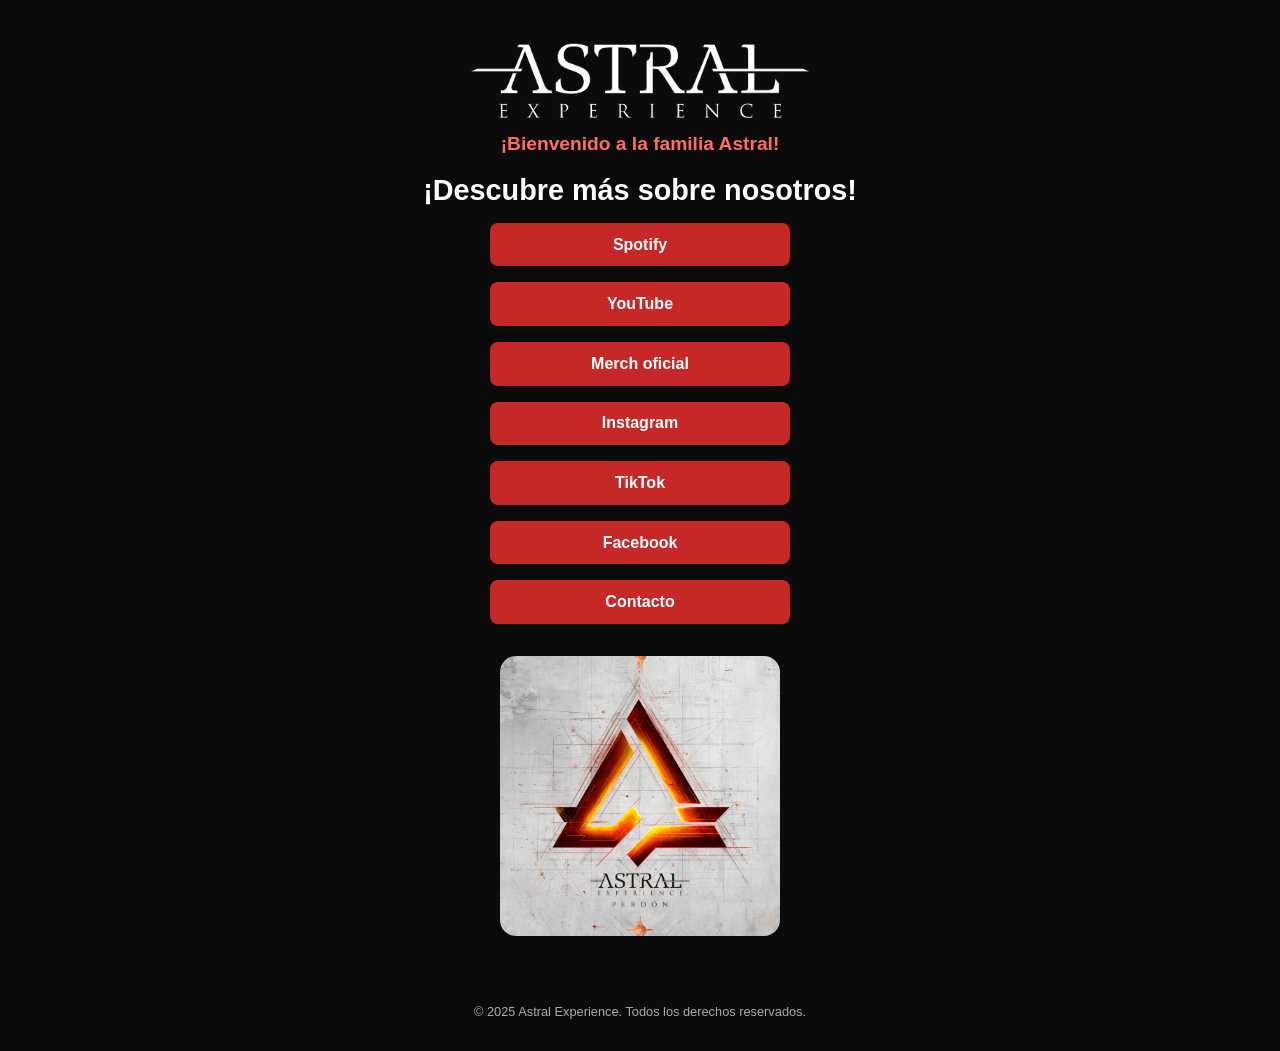
<file: landing/index.html>
<!DOCTYPE html>
<html lang="es">
<head>
  <meta charset="UTF-8" />
  <meta name="viewport" content="width=device-width, initial-scale=1.0" />
  <title>Astral Experience - Enlaces</title>
  <style>
    body {
      margin: 0;
      font-family: 'Segoe UI', sans-serif;
      background: #0b0b0b;
      color: white;
      text-align: center;
      padding: 2rem;
    }
    img.logo {
      width: 350px;
    }
    img.cover {
      width: 100%;
      max-width: 280px;
      border-radius: 1rem;
	  margin-top: 2rem;
      margin-bottom: 2rem;
    }
    h1 {
      font-size: 1.8rem;
      margin-bottom: 1rem;
    }
    .intro {
      font-size: 1.2rem;
      margin-top: 0;
      margin-bottom: 1rem;
      color: #ff6f61;
      font-weight: bold;
    }
    .links {
      display: flex;
      flex-direction: column;
      gap: 1rem;
      max-width: 300px;
      margin: 0 auto;
    }
    .links a {
      background: #c62828;
      color: white;
      padding: 0.8rem 1.2rem;
      border-radius: 0.5rem;
      text-decoration: none;
      font-weight: bold;
      transition: background 0.2s ease-in-out;
    }
    .links a:hover {
      background: #e53935;
    }
    footer {
      margin-top: 2rem;
      font-size: 0.8rem;
      color: #aaa;
    }
  </style>
</head>
<body>
  <!-- Puedes sustituir la ruta del logo por la URL de tu logo -->
  <img src="logo.png" alt="Astral Experience" class="logo" />

  <div class="intro">¡Bienvenido a la familia Astral!</div>

  <h1>¡Descubre más sobre nosotros!</h1>

  <div class="links">
    <a href="https://open.spotify.com/intl-es/artist/5CzccUc35KuvkdlFZDBaW0?si=4cJXtpdDT0-p8bX6wvJmIA" target="_blank">Spotify</a>
    <a href="https://youtube.com/astralexperience" target="_blank">YouTube</a>
    <a href="https://artgatesrecords.com/store/es/astral-experience" target="_blank">Merch oficial</a>
    <a href="https://instagram.com/astralexperience" target="_blank">Instagram</a>
    <a href="https://tiktok.com/@astralexperience" target="_blank">TikTok</a>
    <a href="https://facebook.com/astralexperience" target="_blank">Facebook</a>
    <a href="mailto:management.astralexperience@gmail.com">Contacto</a>
  </div>
  
	<!-- Puedes sustituir la ruta por la portada del EP -->
  <img src="portada-ep.jpg" alt="Portada EP" class="cover" />

  <footer>
    &copy; 2025 Astral Experience. Todos los derechos reservados.
  </footer>
</body>
</html>
</file>
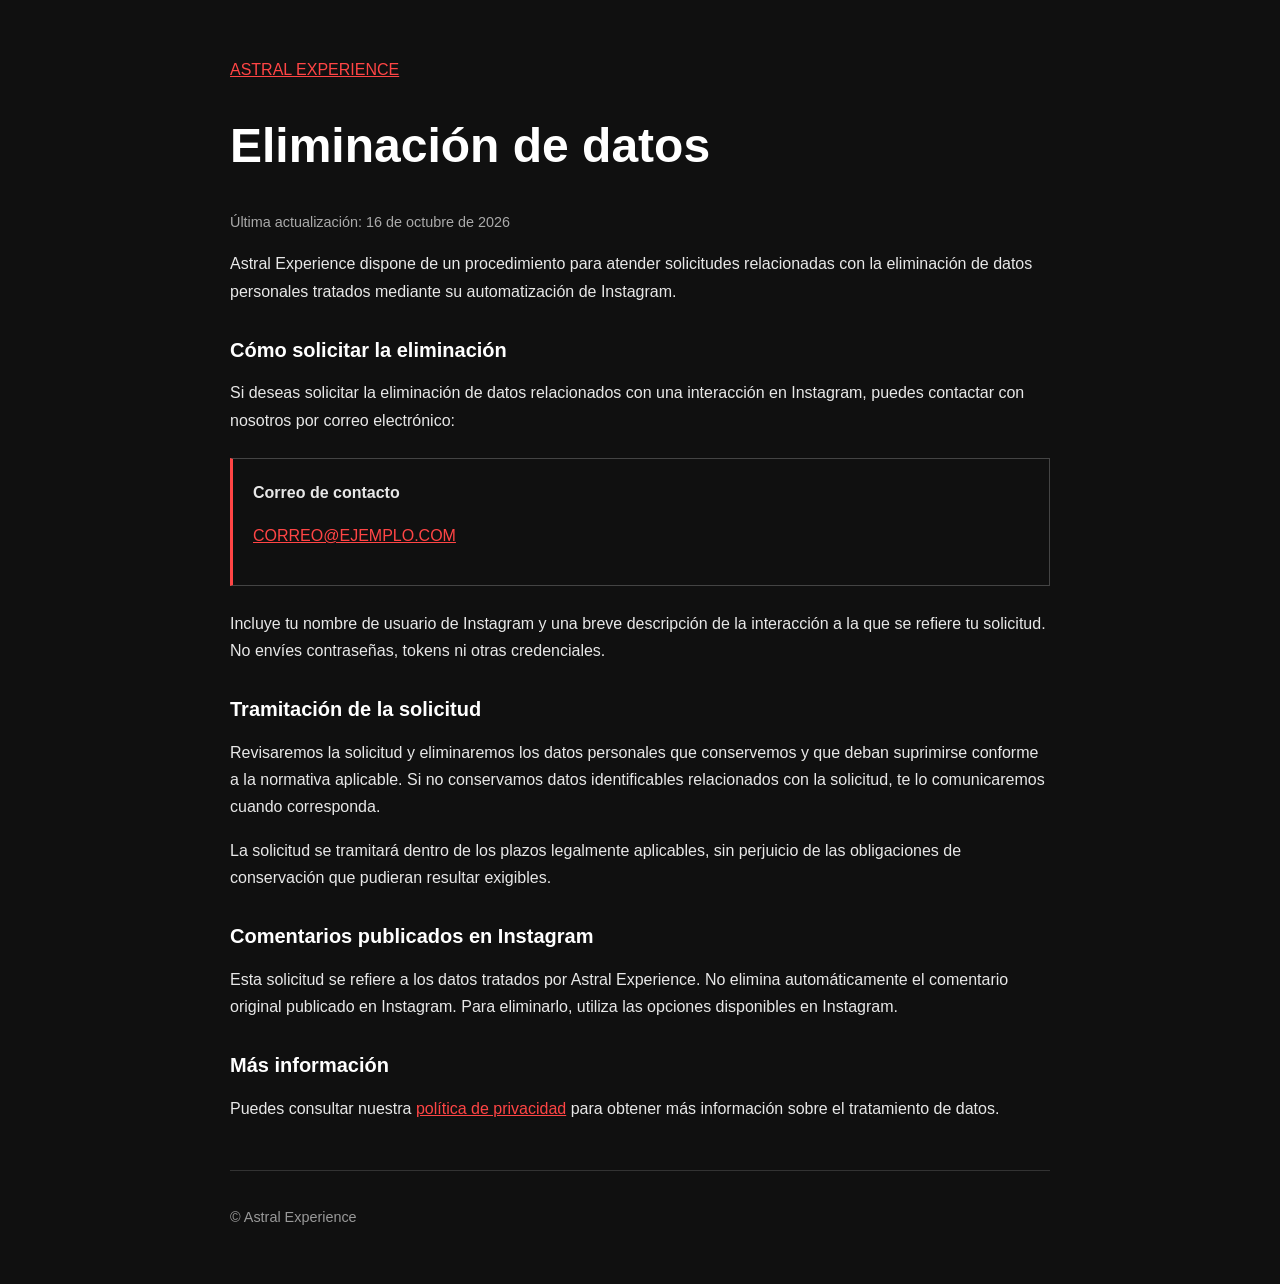
<file: eliminacion-de-datos.html>
<!DOCTYPE html>
<html lang="es">
<head>
  <meta charset="UTF-8">
  <meta name="viewport" content="width=device-width, initial-scale=1.0">
  <meta name="robots" content="index, follow">
  <meta name="description" content="Procedimiento para solicitar la eliminación de datos tratados por Astral Experience a través de Instagram.">
  <title>Eliminación de datos | Astral Experience</title>
  <style>
    :root {
      color-scheme: dark;
      font-family: Arial, Helvetica, sans-serif;
      background: #101010;
      color: #e8e8e8;
    }
    body {
      margin: 0;
      padding: 40px 20px;
      line-height: 1.7;
    }
    main {
      max-width: 820px;
      margin: 0 auto;
    }
    h1, h2 { color: #fff; line-height: 1.3; }
    h1 { font-size: clamp(2rem, 5vw, 3rem); }
    h2 { margin-top: 32px; font-size: 1.25rem; }
    a { color: #ff4545; }
    .date { color: #aaa; font-size: .9rem; }
    .contact {
      margin: 24px 0;
      padding: 20px;
      border: 1px solid #444;
      border-left: 3px solid #ff4545;
    }
    footer {
      margin-top: 48px;
      padding-top: 20px;
      border-top: 1px solid #333;
      color: #999;
      font-size: .9rem;
    }
  </style>
</head>
<body>
  <main>
    <header>
      <p><a href="/">ASTRAL EXPERIENCE</a></p>
      <h1>Eliminación de datos</h1>
      <p class="date">Última actualización: 16 de octubre de 2026</p>
    </header>

    <section>
      <p>
        Astral Experience dispone de un procedimiento para atender
        solicitudes relacionadas con la eliminación de datos personales
        tratados mediante su automatización de Instagram.
      </p>

      <h2>Cómo solicitar la eliminación</h2>
      <p>
        Si deseas solicitar la eliminación de datos relacionados con una
        interacción en Instagram, puedes contactar con nosotros por correo
        electrónico:
      </p>

      <div class="contact">
        <strong>Correo de contacto</strong>
        <p>
          <a href="mailto:CORREO@EJEMPLO.COM">
            CORREO@EJEMPLO.COM
          </a>
        </p>
      </div>

      <p>
        Incluye tu nombre de usuario de Instagram y una breve descripción
        de la interacción a la que se refiere tu solicitud. No envíes
        contraseñas, tokens ni otras credenciales.
      </p>

      <h2>Tramitación de la solicitud</h2>
      <p>
        Revisaremos la solicitud y eliminaremos los datos personales que
        conservemos y que deban suprimirse conforme a la normativa
        aplicable. Si no conservamos datos identificables relacionados
        con la solicitud, te lo comunicaremos cuando corresponda.
      </p>
      <p>
        La solicitud se tramitará dentro de los plazos legalmente
        aplicables, sin perjuicio de las obligaciones de conservación
        que pudieran resultar exigibles.
      </p>

      <h2>Comentarios publicados en Instagram</h2>
      <p>
        Esta solicitud se refiere a los datos tratados por Astral
        Experience. No elimina automáticamente el comentario original
        publicado en Instagram. Para eliminarlo, utiliza las opciones
        disponibles en Instagram.
      </p>

      <h2>Más información</h2>
      <p>
        Puedes consultar nuestra
        <a href="/politica-de-privacidad">política de privacidad</a>
        para obtener más información sobre el tratamiento de datos.
      </p>
    </section>

    <footer>
      <p>&copy; Astral Experience</p>
    </footer>
  </main>
</body>
</html>
</file>
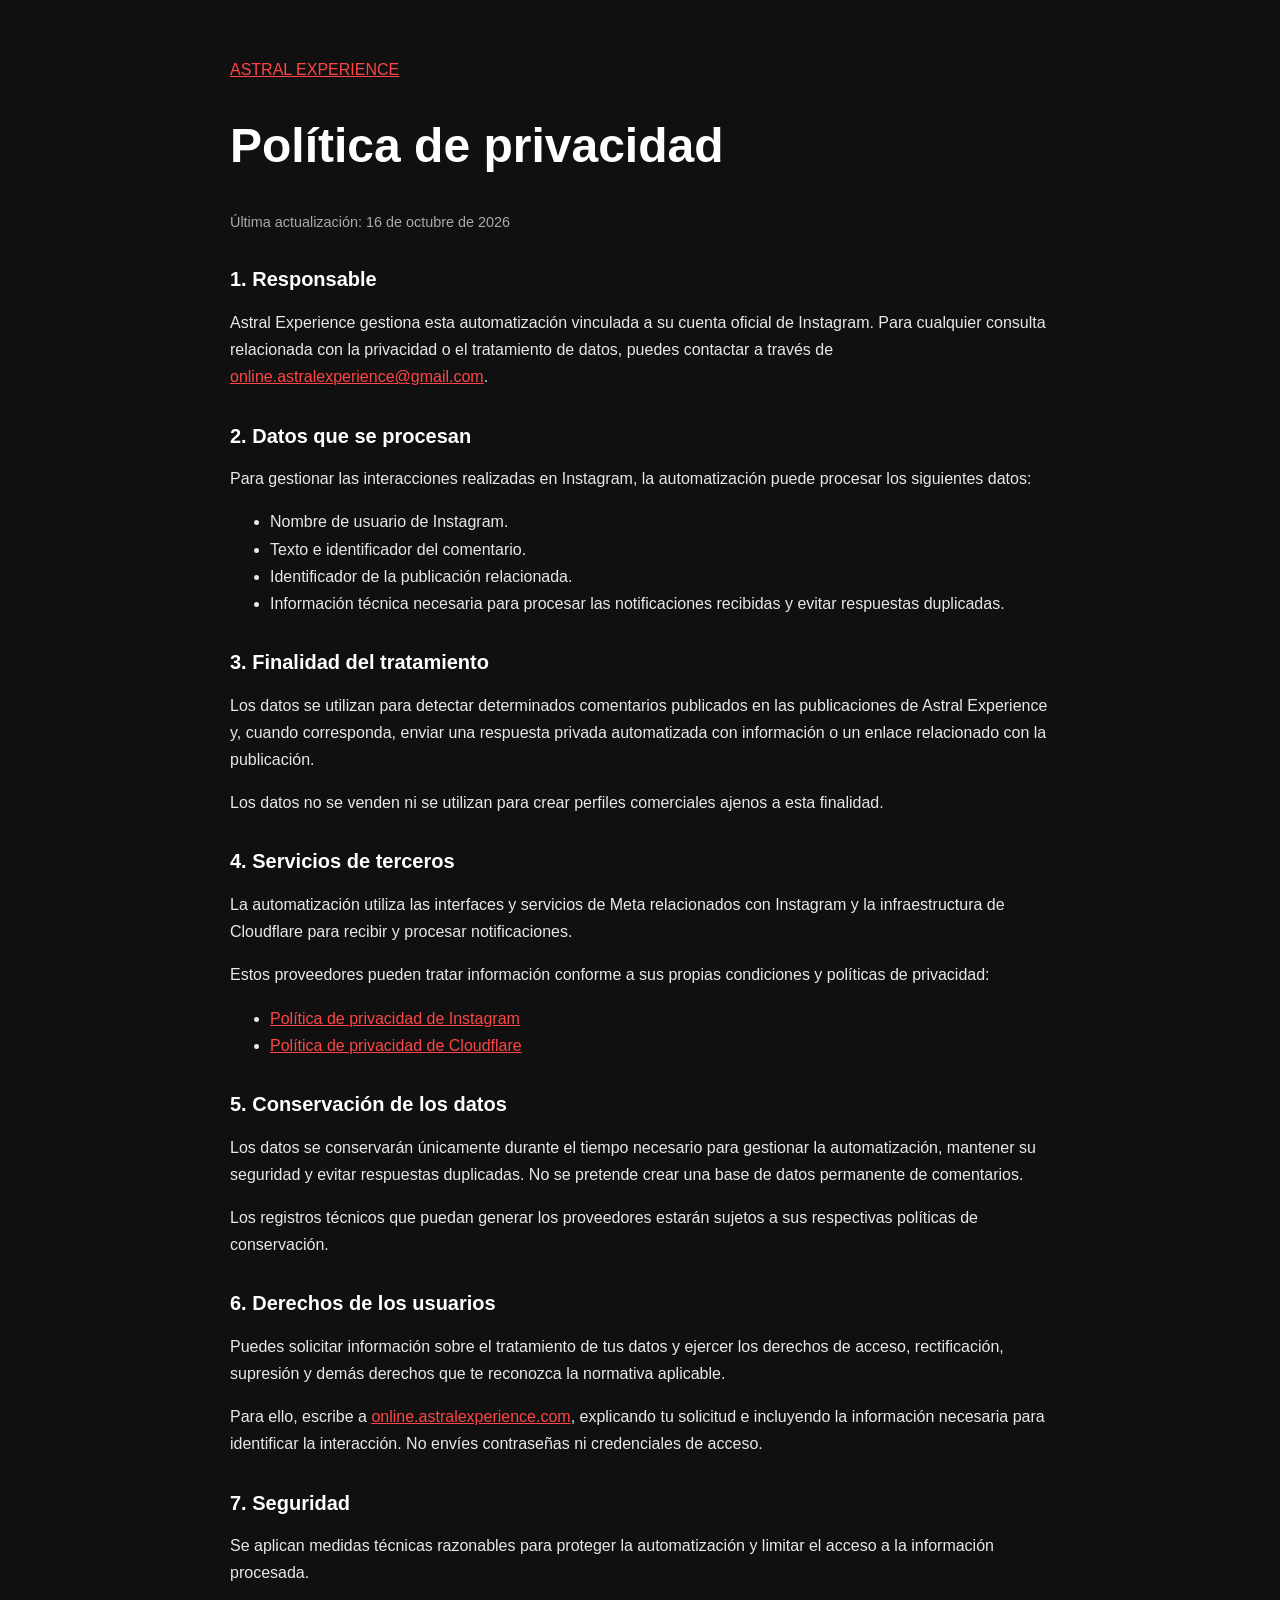
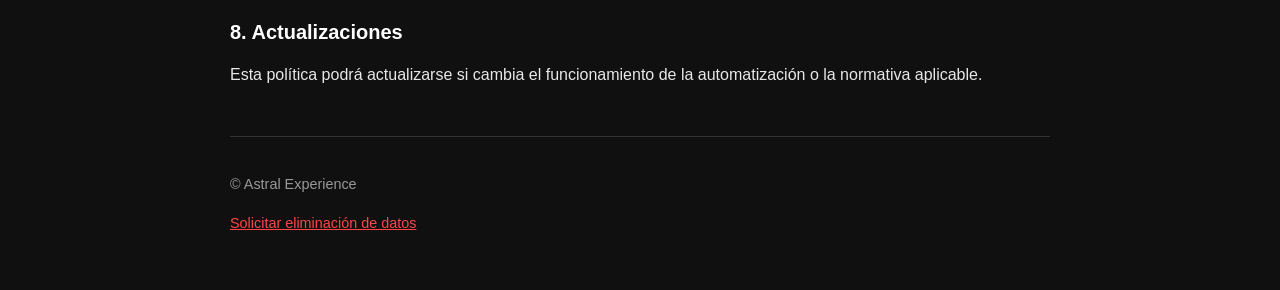
<file: politica-de-privacidad.html>
<!DOCTYPE html>
<html lang="es">
<head>
  <meta charset="UTF-8">
  <meta name="viewport" content="width=device-width, initial-scale=1.0">
  <meta name="robots" content="index, follow">
  <meta name="description" content="Política de privacidad de Astral Experience y de su automatización de Instagram.">
  <title>Política de privacidad | Astral Experience</title>
  <style>
    :root {
      color-scheme: dark;
      font-family: Arial, Helvetica, sans-serif;
      background: #101010;
      color: #e8e8e8;
    }
    body {
      margin: 0;
      padding: 40px 20px;
      line-height: 1.7;
    }
    main {
      max-width: 820px;
      margin: 0 auto;
    }
    h1, h2 { color: #fff; line-height: 1.3; }
    h1 { font-size: clamp(2rem, 5vw, 3rem); }
    h2 { margin-top: 32px; font-size: 1.25rem; }
    a { color: #ff4545; }
    .date { color: #aaa; font-size: .9rem; }
    footer {
      margin-top: 48px;
      padding-top: 20px;
      border-top: 1px solid #333;
      color: #999;
      font-size: .9rem;
    }
  </style>
</head>
<body>
  <main>
    <header>
      <p><a href="/">ASTRAL EXPERIENCE</a></p>
      <h1>Política de privacidad</h1>
      <p class="date">Última actualización: 16 de octubre de 2026</p>
    </header>

    <section>
      <h2>1. Responsable</h2>
      <p>
        Astral Experience gestiona esta automatización vinculada a su
        cuenta oficial de Instagram. Para cualquier consulta relacionada
        con la privacidad o el tratamiento de datos, puedes contactar a
        través de <a href="mailto:online.astralexperience@gmail.com">online.astralexperience@gmail.com</a>.
      </p>

      <h2>2. Datos que se procesan</h2>
      <p>Para gestionar las interacciones realizadas en Instagram, la
      automatización puede procesar los siguientes datos:</p>
      <ul>
        <li>Nombre de usuario de Instagram.</li>
        <li>Texto e identificador del comentario.</li>
        <li>Identificador de la publicación relacionada.</li>
        <li>Información técnica necesaria para procesar las notificaciones
        recibidas y evitar respuestas duplicadas.</li>
      </ul>

      <h2>3. Finalidad del tratamiento</h2>
      <p>
        Los datos se utilizan para detectar determinados comentarios
        publicados en las publicaciones de Astral Experience y, cuando
        corresponda, enviar una respuesta privada automatizada con
        información o un enlace relacionado con la publicación.
      </p>
      <p>
        Los datos no se venden ni se utilizan para crear perfiles
        comerciales ajenos a esta finalidad.
      </p>

      <h2>4. Servicios de terceros</h2>
      <p>
        La automatización utiliza las interfaces y servicios de Meta
        relacionados con Instagram y la infraestructura de Cloudflare
        para recibir y procesar notificaciones.
      </p>
      <p>
        Estos proveedores pueden tratar información conforme a sus
        propias condiciones y políticas de privacidad:
      </p>
      <ul>
        <li>
          <a href="https://privacycenter.instagram.com/policy/"
             target="_blank" rel="noopener noreferrer">
            Política de privacidad de Instagram
          </a>
        </li>
        <li>
          <a href="https://www.cloudflare.com/privacypolicy/"
             target="_blank" rel="noopener noreferrer">
            Política de privacidad de Cloudflare
          </a>
        </li>
      </ul>

      <h2>5. Conservación de los datos</h2>
      <p>
        Los datos se conservarán únicamente durante el tiempo necesario
        para gestionar la automatización, mantener su seguridad y evitar
        respuestas duplicadas. No se pretende crear una base de datos
        permanente de comentarios.
      </p>
      <p>
        Los registros técnicos que puedan generar los proveedores estarán
        sujetos a sus respectivas políticas de conservación.
      </p>

      <h2>6. Derechos de los usuarios</h2>
      <p>
        Puedes solicitar información sobre el tratamiento de tus datos y
        ejercer los derechos de acceso, rectificación, supresión y demás
        derechos que te reconozca la normativa aplicable.
      </p>
      <p>
        Para ello, escribe a
        <a href="mailto:online.astralexperience@gmail.com">online.astralexperience.com</a>,
        explicando tu solicitud e incluyendo la información necesaria
        para identificar la interacción. No envíes contraseñas ni
        credenciales de acceso.
      </p>

      <h2>7. Seguridad</h2>
      <p>
        Se aplican medidas técnicas razonables para proteger la
        automatización y limitar el acceso a la información procesada.
      </p>

      <h2>8. Actualizaciones</h2>
      <p>
        Esta política podrá actualizarse si cambia el funcionamiento
        de la automatización o la normativa aplicable.
      </p>
    </section>

    <footer>
      <p>&copy; Astral Experience</p>
      <p><a href="/eliminacion-de-datos">Solicitar eliminación de datos</a></p>
    </footer>
  </main>
</body>
</html>
</file>
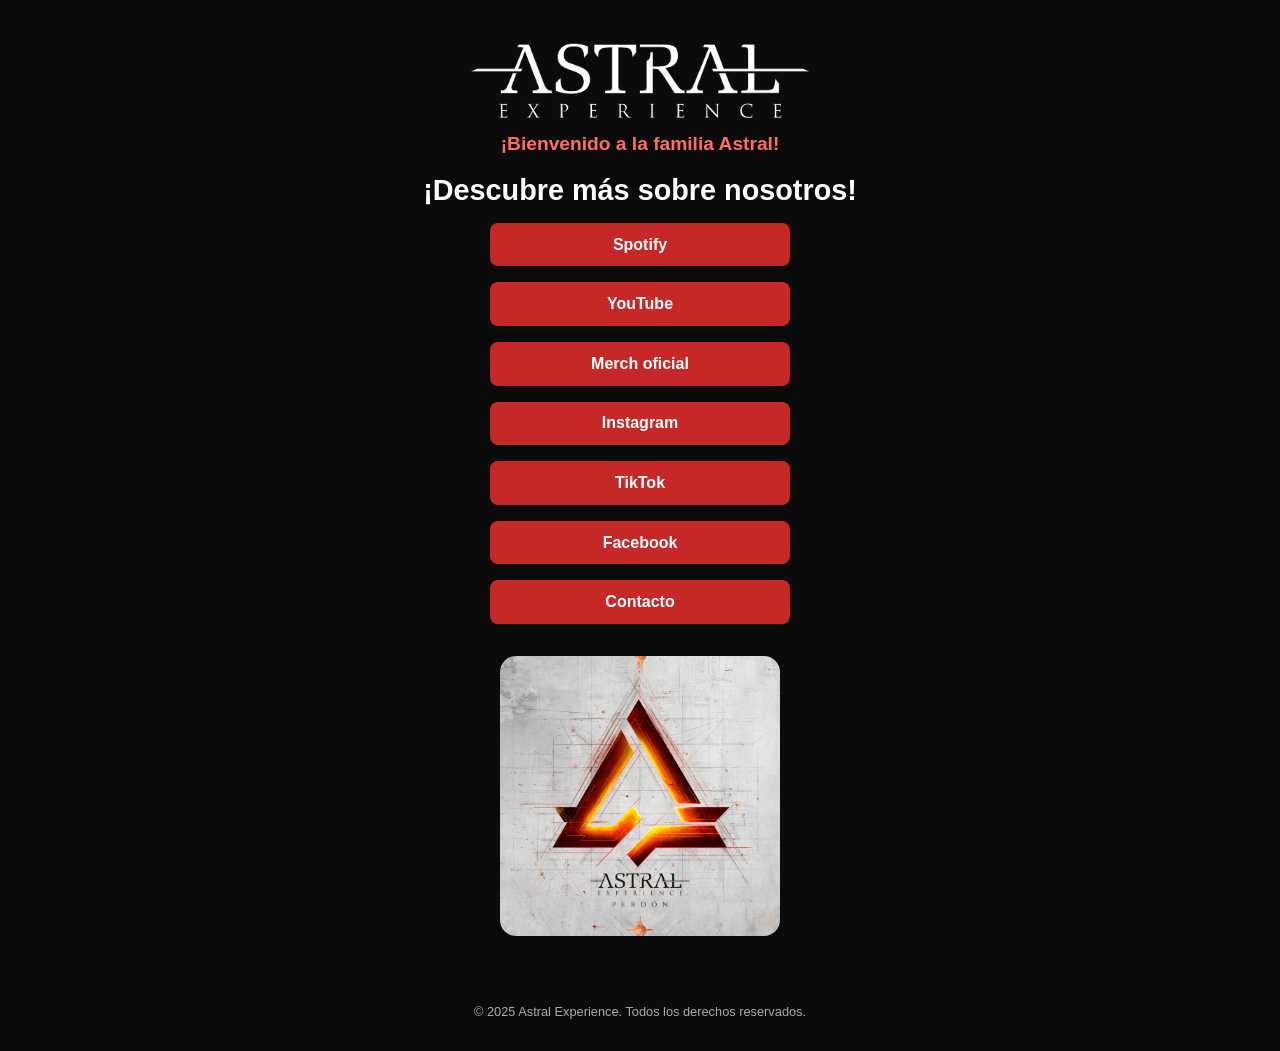
<file: landing/landing.html>
<!DOCTYPE html>
<html lang="es">
<head>
  <meta charset="UTF-8" />
  <meta name="viewport" content="width=device-width, initial-scale=1.0" />
  <title>Astral Experience - Enlaces</title>
  <style>
    body {
      margin: 0;
      font-family: 'Segoe UI', sans-serif;
      background: #0b0b0b;
      color: white;
      text-align: center;
      padding: 2rem;
    }
    img.logo {
      width: 350px;
    }
    img.cover {
      width: 100%;
      max-width: 280px;
      border-radius: 1rem;
	  margin-top: 2rem;
      margin-bottom: 2rem;
    }
    h1 {
      font-size: 1.8rem;
      margin-bottom: 1rem;
    }
    .intro {
      font-size: 1.2rem;
      margin-top: 0;
      margin-bottom: 1rem;
      color: #ff6f61;
      font-weight: bold;
    }
    .links {
      display: flex;
      flex-direction: column;
      gap: 1rem;
      max-width: 300px;
      margin: 0 auto;
    }
    .links a {
      background: #c62828;
      color: white;
      padding: 0.8rem 1.2rem;
      border-radius: 0.5rem;
      text-decoration: none;
      font-weight: bold;
      transition: background 0.2s ease-in-out;
    }
    .links a:hover {
      background: #e53935;
    }
    footer {
      margin-top: 2rem;
      font-size: 0.8rem;
      color: #aaa;
    }
  </style>
</head>
<body>
  <!-- Puedes sustituir la ruta del logo por la URL de tu logo -->
  <img src="logo.png" alt="Astral Experience" class="logo" />

  <div class="intro">¡Bienvenido a la familia Astral!</div>

  <h1>¡Descubre más sobre nosotros!</h1>

  <div class="links">
    <a href="https://open.spotify.com/artist/tu-id" target="_blank">Spotify</a>
    <a href="https://youtube.com/astralexperience" target="_blank">YouTube</a>
	<a href="https://artgatesrecords.com/store/es/astral-experience" target="_blank">Merch oficial</a>
    <a href="https://instagram.com/astralexperience" target="_blank">Instagram</a>
    <a href="https://tiktok.com/@astralexperience" target="_blank">TikTok</a>
    <a href="https://facebook.com/astralexperience" target="_blank">Facebook</a>
    <a href="mailto:management.astralexperience@gmail.com">Contacto</a>
  </div>
  
	<!-- Puedes sustituir la ruta por la portada del EP -->
  <img src="portada-ep.jpg" alt="Portada EP" class="cover" />

  <footer>
    &copy; 2025 Astral Experience. Todos los derechos reservados.
  </footer>
</body>
</html>
</file>
<file: assets/css/main.css>
/* ==========================================================================
   Astral Experience · estilos
   Basado en la propuesta "Opción A" (styles.css + option-a.css) unificada en un solo archivo.
   Colores principales: variables de :root en el bloque "OPCIÓN A".
   ========================================================================== */
@font-face{font-family:"Barlow Condensed";src:url("../fonts/barlow-condensed-600.woff2") format("woff2");font-weight:400 600;font-display:swap}
@font-face{font-family:"Barlow Condensed";src:url("../fonts/barlow-condensed-700.woff2") format("woff2");font-weight:700;font-display:swap}
@font-face{font-family:"Barlow Condensed";src:url("../fonts/barlow-condensed-800.woff2") format("woff2");font-weight:800;font-display:swap}
@font-face{font-family:"Barlow Condensed";src:url("../fonts/barlow-condensed-900.woff2") format("woff2");font-weight:900;font-display:swap}
@font-face{font-family:"Inter";src:url("../fonts/inter-var.woff2") format("woff2");font-weight:100 900;font-display:swap}

/* ---------- BASE ---------- */
:root{--bg:#080808;--soft:#101010;--text:#f2f2f0;--muted:#898985;--line:rgba(255,255,255,.13);--red:#e21b23;--max:1440px;--pad:clamp(20px,4vw,64px)}
*{box-sizing:border-box}html{scroll-behavior:smooth;background:var(--bg);scroll-padding-top:90px}body{margin:0;background:var(--bg);color:var(--text);font-family:Inter,Arial,sans-serif;overflow-x:hidden}a{color:inherit;text-decoration:none}::selection{background:var(--red);color:white}
.noise{position:fixed;inset:0;z-index:100;pointer-events:none;opacity:.035;background-image:url("data:image/svg+xml,%3Csvg viewBox='0 0 180 180' xmlns='http://www.w3.org/2000/svg'%3E%3Cfilter id='n'%3E%3CfeTurbulence type='fractalNoise' baseFrequency='.85' numOctaves='4' stitchTiles='stitch'/%3E%3C/filter%3E%3Crect width='100%25' height='100%25' filter='url(%23n)' opacity='.7'/%3E%3C/svg%3E")}
.cursor-glow{position:fixed;width:280px;height:280px;border-radius:50%;background:radial-gradient(circle,rgb(var(--main-rgb) / .1),transparent 67%);transform:translate(-50%,-50%);pointer-events:none;z-index:1}
.site-header{position:fixed;z-index:50;top:0;left:0;width:100%;display:flex;align-items:center;justify-content:space-between;padding:22px var(--pad);transition:.35s}.site-header.scrolled{background:rgba(0,0,0,.86);backdrop-filter:blur(16px);border-bottom:1px solid var(--line)}
.brand{display:flex;align-items:center;gap:12px}.brand-mark{width:34px;height:34px;border:1px solid rgba(255,255,255,.5);display:grid;place-items:center;font:700 12px "Barlow Condensed","Arial Narrow",sans-serif;letter-spacing:.08em;position:relative}.brand-mark:after{content:"";position:absolute;inset:5px;border:1px solid var(--red);transform:rotate(45deg)}.brand-name{font:700 11px/1.05 "Barlow Condensed","Arial Narrow",sans-serif;letter-spacing:.12em}
.main-nav{display:flex;gap:28px;font:600 11px "Barlow Condensed","Arial Narrow",sans-serif;letter-spacing:.13em}.main-nav a,.socials a,.text-link,.card-copy a{transition:color .25s}.main-nav a:hover,.socials a:hover,.text-link:hover,.card-copy a:hover{color:var(--red)}
.menu-toggle{display:none;background:none;border:0;color:#fff}
.hero{min-height:100svh;position:relative;display:flex;align-items:flex-end;overflow:hidden;background:radial-gradient(ellipse at 74% 42%,var(--abyss) 0%,var(--abyss) 22%,var(--bg) 62%)}.hero-media{position:absolute;inset:0}.hero-media video{width:100%;height:100%;object-fit:cover;opacity:.38;filter:grayscale(1) contrast(1.2)}.hero-grid{position:absolute;inset:0;background-image:linear-gradient(var(--line) 1px,transparent 1px),linear-gradient(90deg,var(--line) 1px,transparent 1px);background-size:110px 110px;opacity:.17;mask-image:linear-gradient(to bottom,transparent,black 45%,black)}
.hero:after{content:"";position:absolute;inset:0;background:linear-gradient(90deg,rgba(0,0,0,.82),transparent 75%),linear-gradient(0deg,rgba(0,0,0,.8),transparent 60%);pointer-events:none}
.hero-content{position:relative;z-index:2;width:100%;max-width:var(--max);margin:auto;padding:0 var(--pad) 62px}.eyebrow{font:600 11px "Barlow Condensed","Arial Narrow",sans-serif;letter-spacing:.2em;color:#aaa;margin:0 0 20px}.eyebrow>span{display:inline-block;width:26px;height:1px;background:var(--red);vertical-align:middle;margin-right:10px}
.hero h1{font:800 clamp(76px,13.5vw,205px)/.78 "Barlow Condensed","Arial Narrow",sans-serif;letter-spacing:-.045em;margin:0;text-transform:uppercase}.hero h1 em{color:transparent;-webkit-text-stroke:1px rgba(255,255,255,.74);font-style:normal}
.hero-bottom{display:flex;justify-content:space-between;align-items:end;margin-top:48px;max-width:850px}.hero-bottom p{font:600 12px/1.35 "Barlow Condensed","Arial Narrow",sans-serif;letter-spacing:.15em;color:#bbb}.circle-link{width:62px;height:62px;border:1px solid #777;border-radius:50%;display:grid;place-items:center;transition:.3s}.circle-link:hover{background:var(--red);border-color:var(--red);transform:rotate(45deg)}
.hero-side,.scroll-label{position:absolute;z-index:3;font:600 10px "Barlow Condensed","Arial Narrow",sans-serif;letter-spacing:.18em;color:#888}.hero-side{right:var(--pad);top:48%;writing-mode:vertical-rl}.scroll-label{right:var(--pad);bottom:34px}.hero-listen{position:absolute;left:var(--pad);top:112px;z-index:3;font:600 10px "Barlow Condensed","Arial Narrow",sans-serif;letter-spacing:.13em;color:#aaa;display:flex;gap:12px;align-items:center}.live-dot{width:6px;height:6px;background:var(--red);border-radius:50%;box-shadow:0 0 12px var(--red)}.hero-orbit{position:absolute;z-index:1;border:1px solid rgba(255,255,255,.11);border-radius:50%;pointer-events:none}.orbit-one{width:42vw;height:42vw;right:-16vw;top:12vh}.orbit-two{width:24vw;height:24vw;right:-7vw;top:28vh;border-color:rgb(var(--main-rgb) / .35)}
.section-pad{max-width:var(--max);margin:auto;padding:clamp(100px,12vw,180px) var(--pad);position:relative}.section-index{position:absolute;left:var(--pad);top:62px;font:600 10px "Barlow Condensed","Arial Narrow",sans-serif;letter-spacing:.2em;color:var(--red)}
.intro{display:grid;grid-template-columns:.5fr 1.7fr .7fr;gap:40px;min-height:650px;align-items:center}.intro-copy h2,.section-head h2,.contact h2{font:800 clamp(58px,8vw,120px)/.82 "Barlow Condensed","Arial Narrow",sans-serif;letter-spacing:-.035em;margin:0 0 36px}.intro-copy h2 span,.contact h2 em{color:transparent;-webkit-text-stroke:1px #777;font-style:normal}.lead{max-width:590px;font-size:clamp(19px,2vw,27px);line-height:1.4;color:var(--light)}
.intro-symbol{position:relative;height:300px}.intro-symbol .circle{position:absolute;width:220px;height:220px;border:1px solid #555;border-radius:50%;right:0;top:20px}.intro-symbol .triangle{position:absolute;width:160px;height:160px;border:1px solid var(--red);transform:rotate(30deg);right:48px;top:50px}
.music{border-top:1px solid var(--line)}.section-head{display:flex;justify-content:space-between;align-items:end;margin-bottom:55px}.section-head h2{margin:0}.red-dot{color:var(--red)}.section-note{font:600 10px "Barlow Condensed","Arial Narrow",sans-serif;letter-spacing:.16em;color:#777}
.featured-release{display:grid;grid-template-columns:1.35fr 1fr;min-height:540px;border:1px solid var(--line)}.release-art{position:relative;overflow:hidden;background:#111;display:flex;flex-direction:column;justify-content:flex-end;padding:38px}.release-art:before{content:"";position:absolute;inset:10%;border:1px solid rgba(255,255,255,.2);transform:rotate(22deg) scale(1.3)}.release-art:after{content:"";position:absolute;width:300px;height:300px;border-radius:50%;background:var(--red);filter:blur(100px);opacity:.32;top:18%;left:35%}.release-art span{position:relative;z-index:2;font:900 clamp(70px,10vw,150px)/.7 "Barlow Condensed","Arial Narrow",sans-serif;letter-spacing:-.05em}.release-art small{position:relative;z-index:2;margin-top:30px;font:600 10px "Barlow Condensed","Arial Narrow",sans-serif;letter-spacing:.18em}.art-stamp{position:absolute;right:25px;top:25px;z-index:2;border:1px solid #555;padding:8px;font:600 10px "Barlow Condensed","Arial Narrow",sans-serif;letter-spacing:.12em}
.release-info{padding:clamp(35px,5vw,75px);display:flex;flex-direction:column;justify-content:center;border-left:1px solid var(--line)}.release-info h3{font:800 clamp(54px,7vw,105px)/.8 "Barlow Condensed","Arial Narrow",sans-serif;margin:0 0 25px}.release-info>p:not(.eyebrow){color:#aaa;line-height:1.7;max-width:460px;font-size:14px}.release-meta{display:flex;gap:25px;font:600 10px "Barlow Condensed","Arial Narrow",sans-serif;letter-spacing:.15em;color:#777;margin:30px 0}.actions{display:flex;gap:10px;flex-wrap:wrap}.button{display:inline-flex;padding:13px 18px;border:1px solid #444;font:700 10px "Barlow Condensed","Arial Narrow",sans-serif;letter-spacing:.14em;transition:.25s}.button:hover{border-color:#fff}.button-primary{background:#f2f2f0;color:var(--bg);border-color:#f2f2f0}.button-primary:hover{background:var(--red);color:white;border-color:var(--red)}
.release-grid{display:grid;grid-template-columns:repeat(4,1fr);gap:12px;margin-top:12px}.release-card{border:1px solid var(--line);background:#0d0d0d;transition:.35s}.release-card:hover{transform:translateY(-5px);border-color:#555}.mini-art{height:245px;display:flex;align-items:end;padding:20px;position:relative;overflow:hidden}.mini-art:before{content:"";position:absolute;width:180px;height:180px;border:1px solid rgba(255,255,255,.25);transform:rotate(45deg);left:25%;top:10%}.mini-art span{position:relative;z-index:1;font:800 42px/.8 "Barlow Condensed","Arial Narrow",sans-serif;letter-spacing:-.03em}.mini-art b{position:absolute;right:15px;top:15px;font:600 10px "Barlow Condensed","Arial Narrow",sans-serif;color:#888}.art-nemesis{background:linear-gradient(135deg,#111,var(--abyss))}.art-distopia{background:linear-gradient(135deg,#0d0d0d,#242424)}.art-rincon{background:linear-gradient(135deg,var(--abyss),#090909)}.art-lado{background:linear-gradient(135deg,#171717,#292929)}.card-copy{padding:18px}.card-copy>span{color:#666;font:600 10px "Barlow Condensed","Arial Narrow",sans-serif;letter-spacing:.14em}.card-copy h3{margin:9px 0 22px;font:700 25px/.9 "Barlow Condensed","Arial Narrow",sans-serif}.card-copy a{font:700 10px "Barlow Condensed","Arial Narrow",sans-serif;letter-spacing:.12em}.small-note{font-size:11px;line-height:1.6;color:#555;margin-top:18px}
.live{background:#0d0d0d;max-width:none;padding-left:max(var(--pad),calc((100% - var(--max))/2 + var(--pad)));padding-right:max(var(--pad),calc((100% - var(--max))/2 + var(--pad)))}.show-list{border-top:1px solid var(--line)}.show-row{min-height:150px;display:grid;grid-template-columns:100px 1fr 180px 50px;gap:25px;align-items:center;border-bottom:1px solid var(--line);transition:.3s}.show-row:hover{background:#111}.show-date{display:flex;flex-direction:column;align-items:center;border-right:1px solid var(--line);padding:12px 0}.show-date strong{font:800 48px/.8 "Barlow Condensed","Arial Narrow",sans-serif}.show-date span,.show-date small,.show-main>span,.show-info{font:600 10px "Barlow Condensed","Arial Narrow",sans-serif;letter-spacing:.15em;color:#777}.show-date small{margin-top:4px}.show-main h3{font:700 clamp(20px,2vw,28px)/.95 "Barlow Condensed","Arial Narrow",sans-serif;margin:9px 0 0}.show-info{display:flex;flex-direction:column;gap:8px;text-align:right}.show-info strong{color:#eee}.show-arrow{font-size:20px;text-align:right;transition:.25s}.show-row:hover .show-arrow{color:var(--red);transform:translate(4px,-4px)}.empty-note{font:600 10px "Barlow Condensed","Arial Narrow",sans-serif;letter-spacing:.18em;color:#555;padding-top:30px}
.experience{display:grid;grid-template-columns:1fr 1fr;min-height:800px}.experience-image{background:radial-gradient(ellipse at center,var(--abyss),#101010 50%,var(--bg));position:relative;overflow:hidden}.experience-image:before{content:"";position:absolute;width:65%;aspect-ratio:1;border:1px solid rgba(255,255,255,.16);border-radius:50%;top:16%;left:16%}.experience-image:after{content:"";position:absolute;width:35%;aspect-ratio:1;border:1px solid var(--red);transform:rotate(45deg);top:31%;left:31%}.image-label{position:absolute;left:var(--pad);bottom:35px;color:#666;font:600 10px "Barlow Condensed","Arial Narrow",sans-serif;letter-spacing:.2em}.experience-content{margin:0;display:flex;flex-direction:column;justify-content:center}.experience-content h2{font:800 clamp(65px,9vw,125px)/.78 "Barlow Condensed","Arial Narrow",sans-serif;margin:0 0 45px}.experience-content h2 span{color:transparent;-webkit-text-stroke:1px #777}.experience-content p:not(.eyebrow){color:#aaa;max-width:510px;line-height:1.7;font-size:14px;margin:0 0 18px}.coordinates{margin-top:40px;color:#777;font:600 10px "Barlow Condensed","Arial Narrow",sans-serif;letter-spacing:.18em}.coordinates span{display:block;margin-top:10px;color:#444}
.videos{border-top:1px solid var(--line)}.video-grid{display:grid;grid-template-columns:2fr 1fr;gap:12px}.video-card{min-height:270px;display:flex;flex-direction:column;justify-content:flex-end;border:1px solid var(--line);overflow:hidden;position:relative}.video-large{grid-row:span 2;min-height:560px}.video-bg{position:absolute;inset:0;background:#171717;transition:.6s}.video-bg:after{content:"";position:absolute;inset:0;background:linear-gradient(0deg,rgba(0,0,0,.88),transparent 70%)}.video-one{background:radial-gradient(circle at 65% 35%,var(--abyss),#111 45%,#070707)}.video-two{background:linear-gradient(135deg,#111,#292929)}.video-three{background:linear-gradient(135deg,#090909,var(--abyss))}.video-card:hover .video-bg{transform:scale(1.04)}.video-bg>b{position:absolute;right:22px;top:22px;z-index:1;font:600 10px "Barlow Condensed","Arial Narrow",sans-serif;color:#aaa}.video-caption{position:relative;z-index:2;padding:25px}.video-caption>span{font:600 10px "Barlow Condensed","Arial Narrow",sans-serif;letter-spacing:.16em;color:#aaa}.video-card h3{margin:7px 0 0;font:800 34px/.85 "Barlow Condensed","Arial Narrow",sans-serif}.play{position:absolute;z-index:2;top:25px;left:25px;width:46px;height:46px;border:1px solid #777;border-radius:50%;display:grid;place-items:center;font-size:11px}
.contact{min-height:730px;display:flex;align-items:center}.contact-inner{width:100%}.contact h2{font-size:clamp(80px,13vw,190px);margin-bottom:50px}.email-link{font:600 clamp(20px,3vw,38px) "Barlow Condensed","Arial Narrow",sans-serif;border-bottom:1px solid #555;padding-bottom:9px;transition:.25s}.email-link span{color:var(--red);padding-left:8px}.email-link:hover{border-color:var(--red);color:var(--red)}.socials{display:flex;flex-wrap:wrap;gap:25px;margin-top:70px;font:600 10px "Barlow Condensed","Arial Narrow",sans-serif;letter-spacing:.14em;color:#999}
.site-footer{border-top:1px solid var(--line);max-width:var(--max);margin:auto;padding:28px var(--pad);display:flex;justify-content:space-between;gap:20px;font:600 10px "Barlow Condensed","Arial Narrow",sans-serif;letter-spacing:.15em;color:#666}.site-footer a:hover{color:#fff}

@media(max-width:900px){.main-nav{display:none;position:absolute;top:78px;left:var(--pad);right:var(--pad);padding:22px;flex-direction:column;background:rgba(0,0,0,.97);border:1px solid var(--line)}.main-nav.open{display:flex}.main-nav a{padding:8px 0}.menu-toggle{display:flex;width:35px;height:35px;flex-direction:column;justify-content:center;gap:7px;cursor:pointer}.menu-toggle span{width:25px;height:1px;background:#fff;display:block}.intro{grid-template-columns:1fr;min-height:unset}.intro-symbol{display:none}.featured-release{grid-template-columns:1fr}.release-art{min-height:390px}.release-info{border-left:0;border-top:1px solid var(--line)}.release-grid{grid-template-columns:1fr 1fr}.experience{grid-template-columns:1fr}.experience-image{min-height:460px}.video-grid{grid-template-columns:1fr}.video-large{grid-row:auto;min-height:420px}}
@media(max-width:600px){.hero-content{padding-bottom:35px}.hero h1{font-size:21vw}.hero-bottom{margin-top:32px}.hero-listen{top:100px;font-size:9px}.scroll-label,.hero-side{display:none}.section-pad{padding-top:100px;padding-bottom:100px}.section-head{align-items:start;flex-direction:column;gap:20px}.release-grid{grid-template-columns:1fr}.mini-art{height:230px}.show-row{grid-template-columns:62px 1fr 28px;gap:13px;padding:18px 0}.show-info{display:none}.show-date{border-right:0}.show-date strong{font-size:38px}.show-main h3{font-size:21px}.show-arrow{font-size:18px}.experience-image{min-height:340px}.contact h2{font-size:22vw}.socials{gap:17px;margin-top:45px}.site-footer{flex-direction:column}.cursor-glow{display:none}.email-link{font-size:clamp(18px,5vw,28px)}}
@media(prefers-reduced-motion:reduce){html{scroll-behavior:auto}*,*:before,*:after{transition:none!important;animation:none!important}.reveal{opacity:1;transform:none}}


/* ---------- OPCIÓN A ---------- */
/* ASTRAL EXPERIENCE — OPCIÓN A
   Futuristic progressive metal / djent visual direction.
   Inspired by the broader modern prog-metal aesthetic, not copying any band's identity. */
:root {
  --bg: #080a0d;
  --soft: #10151a;
  --text: #f2f5f7;
  --muted: #9ba8b2;
  --line: rgb(var(--light-rgb) / .18);
  --red: #e73548;
  --cyan: #a9e7f2;
  --max: 1500px;
  --pad: clamp(22px, 5.5vw, 90px);
}
html { scroll-padding-top: 88px; }
body {
  background: var(--bg);
  color: var(--text);
  letter-spacing: -.018em;
}
body:before {
  content: "";
  position: fixed;
  inset: 0;
  z-index: -1;
  pointer-events: none;
  background:
    radial-gradient(ellipse at 80% 15%, rgb(var(--deep-rgb) / .16), transparent 36%),
    linear-gradient(130deg, var(--bg) 0%, var(--bg) 58%, var(--abyss) 100%);
}
.noise { opacity: .035; }
.cursor-glow { background: radial-gradient(circle, rgb(var(--accent-rgb) / .12), transparent 70%); }
.site-header {
  padding-top: 22px;
  padding-bottom: 22px;
  border-bottom: 1px solid transparent;
}
.site-header.scrolled {
  background: rgba(0,0,0,.92);
  border-bottom-color: var(--line);
  backdrop-filter: blur(18px);
}
.brand-mark {
  border-radius: 50%;
  border: 1px solid var(--cyan);
  color: var(--cyan);
  box-shadow: 0 0 24px rgb(var(--accent-rgb) / .08);
}
.brand-mark:after { border-color: var(--red); inset: 7px; transform: rotate(45deg); }
.brand-name { letter-spacing: .18em; }
.main-nav a { letter-spacing: .12em; font-size: 11px; }
.hero {
  min-height: 100svh;
  background:
    linear-gradient(90deg, rgba(0,0,0,.92) 0%, rgba(0,0,0,.63) 48%, rgba(0,0,0,.2) 100%),
    radial-gradient(ellipse at 74% 40%, var(--abyss) 0%, var(--abyss) 32%, var(--bg) 72%);
}
.hero-media video { filter: grayscale(1) contrast(1.16) brightness(.58); opacity: .54; }
.hero-grid {
  opacity: .17;
  background-image:
    linear-gradient(rgb(var(--accent-rgb) / .1) 1px, transparent 1px),
    linear-gradient(90deg, rgb(var(--accent-rgb) / .1) 1px, transparent 1px);
  background-size: 72px 72px;
  mask-image: linear-gradient(90deg, transparent, black 45%, black);
}
.hero:after {
  background:
    linear-gradient(0deg, var(--bg) 0%, transparent 27%, rgba(0,0,0,.1) 70%, rgba(0,0,0,.4) 100%),
    linear-gradient(90deg, rgba(0,0,0,.15), transparent 80%);
}
.hero-content { padding-top: 145px; padding-bottom: 120px; }
.hero-content .eyebrow {
  color: var(--cyan);
  letter-spacing: .25em;
  font-size: 10px;
}
.hero h1 {
  font-family: "Barlow Condensed","Arial Narrow",sans-serif;
  font-size: clamp(82px, 14vw, 220px);
  line-height: .76;
  letter-spacing: -.065em;
  font-weight: 900;
  max-width: 1300px;
  text-shadow: 0 8px 60px rgba(0,0,0,.3);
}
.hero h1 em {
  color: transparent;
  -webkit-text-stroke: 1px rgb(var(--light-rgb) / .84);
  margin-left: clamp(0px, 8vw, 135px);
  position: relative;
}
.hero h1 em:after {
  content: "";
  display: block;
  width: 24%;
  height: 5px;
  margin-top: 24px;
  background: linear-gradient(90deg, var(--red), var(--cyan));
}
.hero-bottom { margin-top: clamp(40px, 6vw, 90px); max-width: 1050px; }
.hero-bottom p { color: var(--light); letter-spacing: .22em; font-size: 11px; }
.circle-link {
  width: 58px; height: 58px;
  border: 1px solid rgb(var(--accent-rgb) / .62);
  border-radius: 50%;
  color: var(--cyan);
  box-shadow: inset 0 0 20px rgb(var(--accent-rgb) / .04);
}
.circle-link:hover { background: var(--cyan); color: var(--bg); transform: translateY(-3px); }
.hero-side { color: var(--cyan); opacity: .7; }
.hero-listen { color: var(--light); }
.live-dot { background: var(--red); box-shadow: 0 0 13px rgb(var(--main-rgb) / .7); }
.hero-orbit { border-color: rgb(var(--accent-rgb) / .12); border-radius: 50%; }
.orbit-one { width: 48vw; height: 48vw; right: -22vw; top: 15vh; }
.orbit-two { width: 32vw; height: 32vw; right: -14vw; top: 25vh; border-color: rgb(var(--main-rgb) / .18); }
.section-pad { padding-top: clamp(90px, 11vw, 160px); padding-bottom: clamp(90px, 11vw, 160px); }
.section-index { color: var(--cyan); }
.intro { grid-template-columns: .3fr 1.8fr .6fr; min-height: 570px; }
.intro-copy h2, .section-head h2, .contact h2 {
  font-weight: 800;
  letter-spacing: -.065em;
  line-height: .83;
}
.intro-copy h2 span { color: var(--cyan); }
.intro-copy .lead { max-width: 680px; font-size: clamp(17px,1.75vw,22px); line-height: 1.6; color: var(--light); }
.intro-symbol { width: 100%; max-width: 260px; aspect-ratio: 1; justify-self: end; }
.intro-symbol .circle { border-color: rgb(var(--accent-rgb) / .6); }
.intro-symbol .triangle { border-color: var(--red); }
.section-head { border-bottom: 1px solid var(--line); padding-bottom: 28px; margin-bottom: 50px; }
.section-head h2 { font-size: clamp(64px, 9vw, 132px); }
.section-note { color: var(--muted); letter-spacing: .18em; }
.featured-release { grid-template-columns: 1.08fr .92fr; gap: clamp(30px, 6vw, 90px); align-items: center; }
.release-art, .mini-art {
  border-radius: 3px;
  border: 1px solid rgb(var(--accent-rgb) / .2);
  background-color: var(--abyss);
  overflow: hidden;
}
.release-art {
  min-height: clamp(310px, 40vw, 550px);
  background-image:
    linear-gradient(135deg, transparent 48%, rgb(var(--accent-rgb) / .08) 48.2%, transparent 48.5%),
    radial-gradient(ellipse at 72% 27%, rgb(var(--accent-rgb) / .16), transparent 35%),
    linear-gradient(145deg, var(--abyss), var(--bg) 62%);
}
.release-art:before {
  border-color: rgb(var(--accent-rgb) / .6);
  border-radius: 50%;
  transform: rotate(27deg) scale(.82);
}
.release-art:after {
  border-color: rgb(var(--main-rgb) / .7);
  border-radius: 0;
  transform: rotate(45deg) scale(.5);
}
.release-art span { font-size: clamp(55px, 8.5vw, 124px); letter-spacing: -.075em; }
.release-art small { color: var(--cyan); letter-spacing: .22em; }
.art-stamp { border-radius: 50%; border-color: var(--cyan); color: var(--cyan); }
.release-info h3 { font-size: clamp(58px, 7vw, 98px); letter-spacing: -.065em; }
.release-info > p:not(.eyebrow) { color: var(--light); line-height: 1.8; font-size: 15px; }
.release-meta { border-top-color: var(--line); border-bottom-color: var(--line); }
.button { border-radius: 2px; padding: 15px 22px; letter-spacing: .12em; }
.button-primary { background: var(--cyan); border-color: var(--cyan); color: var(--on-accent); }
.button-primary:hover { background: var(--red); border-color: var(--red); color: white; }
.button-secondary { border-color: rgb(var(--accent-rgb) / .38); }
.release-grid { gap: 16px; }
.release-card { background: rgb(var(--abyss-rgb) / .72); border: 1px solid var(--line); border-radius: 3px; padding: 12px; }
.mini-art { aspect-ratio: 1.4; }
.mini-art:before { border-color: rgb(var(--accent-rgb) / .5); }
.mini-art span { font-size: clamp(27px, 3.3vw, 46px); letter-spacing: -.06em; }
.card-copy h3 { font-size: 28px; letter-spacing: -.05em; }
.live { background: linear-gradient(120deg, var(--abyss), var(--bg) 75%); max-width: none; border-top: 1px solid var(--line); border-bottom: 1px solid var(--line); }
.live:before {
  content: "";
  position: absolute;
  inset: 0;
  pointer-events: none;
  background: linear-gradient(110deg, transparent 55%, rgb(var(--accent-rgb) / .05));
}
.live .section-head, .live .live-content { max-width: calc(var(--max) - var(--pad)*2); margin-left: auto; margin-right: auto; }
.live-date { border-left: 2px solid var(--cyan); padding-left: 24px; }
.live-date .day { font-size: clamp(65px, 9vw, 112px); letter-spacing: -.07em; }
.live-details h3 { font-size: clamp(32px, 4vw, 56px); letter-spacing: -.05em; }
.live-details p { color: var(--light); }
.live-price { font-size: 12px; letter-spacing: .12em; }
.experience { border-top: 1px solid var(--line); }
.experience-grid { gap: clamp(32px, 7vw, 100px); }
.experience-copy h2 { font-size: clamp(60px, 8vw, 110px); }
.experience-copy p { color: var(--light); line-height: 1.8; }
.band-visual {
  border-radius: 3px;
  min-height: 430px;
  background:
    linear-gradient(135deg, transparent 49.8%, rgb(var(--accent-rgb) / .12) 50%, transparent 50.2%),
    radial-gradient(ellipse at 65% 40%, rgb(var(--accent-rgb) / .13), transparent 35%),
    var(--abyss);
  border: 1px solid var(--line);
}
.band-visual:before { border-color: rgb(var(--accent-rgb) / .48); transform: rotate(45deg) scale(.7); }
.video-grid { gap: 16px; }
.video-card { border-radius: 3px; border: 1px solid var(--line); background: var(--abyss); }
.video-card .play { border-radius: 50%; border-color: var(--cyan); color: var(--cyan); }
.contact {
  background: linear-gradient(115deg, var(--abyss), var(--bg) 65%);
  max-width: none;
  border-top: 1px solid var(--line);
}
.contact > * { max-width: calc(var(--max) - var(--pad)*2); margin-left: auto; margin-right: auto; }
.contact h2 { font-size: clamp(66px, 10vw, 145px); }
.contact h2 span { color: transparent; -webkit-text-stroke: 1px var(--cyan); }
.contact .button { margin-top: 18px; }
footer { border-top: 1px solid var(--line); }
.socials a { border-radius: 2px; border-color: var(--line); }
.js .reveal { opacity: 0; transform: translateY(18px); transition: opacity .75s ease, transform .75s ease; }
.js .reveal.visible { opacity: 1; transform: translateY(0); }
@media (max-width: 850px) {
  .hero-content { padding-top: 145px; padding-bottom: 110px; }
  .hero h1 { font-size: clamp(74px, 16vw, 138px); }
  .hero h1 em { margin-left: 0; }
  .intro { grid-template-columns: 1fr; gap: 24px; min-height: auto; }
  .intro-symbol { display: none; }
  .featured-release { grid-template-columns: 1fr; }
  .release-art { min-height: 360px; }
  .experience-grid { grid-template-columns: 1fr; }
  .band-visual { min-height: 340px; }
}
@media (max-width: 620px) {
  .site-header { padding: 16px 20px; }
  .main-nav { background: rgba(0,0,0,.98); border: 1px solid var(--line); }
  .hero { min-height: 92svh; }
  .hero-content { padding-left: 20px; padding-right: 20px; }
  .hero h1 { font-size: clamp(63px, 16.5vw, 102px); line-height: .8; }
  .hero-content .eyebrow { font-size: 9px; letter-spacing: .13em; }
  .hero-listen { left: 20px; bottom: 24px; font-size: 9px; }
  .hero-side, .scroll-label { display: none; }
  .hero-bottom p { font-size: 10px; }
  .circle-link { width: 46px; height: 46px; }
  .section-pad { padding-left: 20px; padding-right: 20px; }
  .intro-copy h2, .section-head h2, .contact h2 { font-size: clamp(54px, 14vw, 84px); }
  .section-head { align-items: end; gap: 15px; }
  .section-note { max-width: 95px; line-height: 1.5; text-align: right; }
  .release-art { min-height: 290px; }
  .release-grid { grid-template-columns: 1fr 1fr; }
  .live-content { grid-template-columns: 1fr; }
  .live-date { display: flex; align-items: baseline; gap: 16px; }
  .live-date .day { font-size: 72px; }
  .band-visual { min-height: 260px; }
  .video-grid { grid-template-columns: 1fr; }
}
@media (prefers-reduced-motion: reduce) {
  *, *::before, *::after { scroll-behavior: auto !important; animation-duration: .01ms !important; transition-duration: .01ms !important; }
}

/* Placeholder image slots — replace files in assets/images/placeholders/ */
.release-art, .mini-art, .experience-image, .video-bg {
  background-position: center;
  background-size: cover;
  background-repeat: no-repeat;
}
.experience-image { min-height: 420px; }
@media (max-width: 760px) { .experience-image { min-height: 300px; } }

/* ==========================================================================
   AÑADIDOS PARA LA VERSIÓN PUBLICABLE
   (fuentes propias, imágenes reales, Spotify, YouTube, conciertos, accesibilidad)
   ========================================================================== */
.skip{position:absolute;left:16px;top:-60px;z-index:200;padding:10px 14px;background:var(--cyan);color:var(--on-accent);font:700 12px "Barlow Condensed","Arial Narrow",sans-serif;letter-spacing:.12em}
.skip:focus{top:16px}
:focus-visible{outline:1px solid var(--cyan);outline-offset:4px}

/* Portada: foto (o vídeo opcional) tratada en B/N como en la propuesta */
.hero-media picture,.hero-media img,.hero-media video{position:absolute;inset:0;width:100%;height:100%;object-fit:cover}
.hero-media img{filter:contrast(1.05) brightness(.62);opacity:.7;object-position:var(--hero-focus,center)}
.hero-media video{opacity:0;transition:opacity 1.2s ease}
.hero-media video.is-playing{opacity:.54}
.hero-content{animation:hero-in 1.1s cubic-bezier(.2,.7,.1,1) both}
.hero h1 em:after{transform-origin:left;animation:bar-in 1.2s .35s cubic-bezier(.2,.7,.1,1) both}
@keyframes hero-in{from{transform:translateY(24px)}to{transform:none}}
@keyframes bar-in{from{transform:scaleX(0)}to{transform:scaleX(1)}}

/* Animación de aparición solo con JavaScript activo (sin JS todo se ve) */
.reveal{opacity:1;transform:none}

/* Portadas como <img> reales: las decoraciones ya van dentro de los placeholders */
.release-art,.mini-art{position:relative;padding:0}
.release-art{min-height:0;aspect-ratio:1}
.mini-art{height:auto;aspect-ratio:1}
.release-art:before,.release-art:after,.mini-art:before{content:none}
.release-art img,.mini-art img,.experience-image img{position:absolute;inset:0;width:100%;height:100%;object-fit:cover;display:block}
.art-stamp{z-index:2;background:rgba(0,0,0,.55)}
.release-card:hover .mini-art img{transform:scale(1.03)}
.mini-art img{transition:transform .6s ease}
.featured-release{border:0}
.release-info{border-left:0}

/* Banda */
.experience-image{margin:0}
.experience-image:before,.experience-image:after{content:none}
.image-label{z-index:1}
.lineup{display:grid;grid-template-columns:repeat(2,minmax(0,1fr));gap:18px 28px;margin:34px 0 0;max-width:510px;border-top:1px solid var(--line);padding-top:28px}
.lineup div{margin:0}
.lineup dt{font:700 24px/1 "Barlow Condensed","Arial Narrow",sans-serif;letter-spacing:-.01em}
.lineup dd{margin:6px 0 0;font:600 10px "Barlow Condensed","Arial Narrow",sans-serif;letter-spacing:.18em;color:var(--cyan)}

/* Spotify integrado: mismo borde y tono que el resto de bloques */
.player{margin-top:16px;border:1px solid var(--line);border-radius:3px;background:rgb(var(--abyss-rgb) / .72);padding:18px}
.player-head{display:flex;align-items:center;gap:12px;margin-bottom:14px}
.player-head .eyebrow{margin:0;color:var(--muted)}
.player-frame{position:relative;min-height:352px;border-radius:12px;overflow:hidden;background:var(--abyss)}
.player-frame iframe{position:absolute;inset:0;width:100%;height:100%;border:0;opacity:0;transition:opacity .6s ease}
.player-frame iframe.is-loaded{opacity:1}
.player-fallback{position:absolute;inset:0;display:grid;place-items:center;font:700 11px "Barlow Condensed","Arial Narrow",sans-serif;letter-spacing:.16em;color:var(--muted)}

/* YouTube: miniatura automática y reproducción dentro de la tarjeta */
.video-bg{background-color:var(--abyss)}
.video-card iframe{position:absolute;inset:0;width:100%;height:100%;border:0;z-index:3}
.video-card.is-playing .video-caption,.video-card.is-playing .video-bg{display:none}
.video-card:hover .play{background:var(--cyan);color:var(--on-accent)}
.play{transition:background .25s,color .25s}

/* Conciertos */
.show-arrow[href="#"]{visibility:hidden}
.button[href="#"]{display:none}
.show-main b{font-weight:inherit}
.past-shows{margin-top:46px}
.past-shows summary{cursor:pointer;list-style:none;font:600 11px "Barlow Condensed","Arial Narrow",sans-serif;letter-spacing:.18em;color:var(--muted);padding:12px 0}
.past-shows summary::-webkit-details-marker{display:none}
.past-shows summary:before{content:"+ ";color:var(--cyan)}
.past-shows[open] summary:before{content:"– "}
.past-shows summary:hover{color:var(--text)}
.show-list-past{margin-top:12px}
.show-list-past .show-row{min-height:96px;opacity:.6}
.show-list-past .show-date strong{font-size:34px}
.show-list-past .show-arrow{visibility:hidden}

/* Pie */
.footer-legal a{text-decoration:underline;text-underline-offset:3px}
.site-footer{align-items:center;flex-wrap:wrap}

/* Mailing (opcional) */
.newsletter h2{font:800 clamp(54px,8vw,110px)/.83 "Barlow Condensed","Arial Narrow",sans-serif;letter-spacing:-.065em;margin:0 0 36px}
.newsletter h2 span{color:transparent;-webkit-text-stroke:1px var(--cyan)}
.nl-form{display:flex;flex-wrap:wrap;gap:12px;align-items:end;max-width:620px}
.nl-form label{width:100%;font:600 10px "Barlow Condensed","Arial Narrow",sans-serif;letter-spacing:.18em;color:var(--muted)}
.nl-form input{flex:1 1 260px;padding:14px 16px;background:transparent;border:1px solid var(--line);color:var(--text);font:inherit;border-radius:2px}

@media(max-width:900px){.lineup{grid-template-columns:1fr 1fr}.player{padding:12px}}
@media(prefers-reduced-motion:reduce){.hero-content,.hero h1 em:after{animation:none}}

/* Ajustes de maquetación */
.intro-copy{grid-column:2}
@media(max-width:850px){.intro-copy{grid-column:auto}}
@media(max-width:620px){
  .section-head{flex-direction:column;align-items:flex-start;gap:18px}
  .section-note{text-align:left;max-width:none}
  .hero-listen{top:auto;bottom:28px}
  .hero-content{padding-bottom:96px}
}
.socials a[href="#"]{display:none}
.release-grid{grid-template-columns:repeat(auto-fit,minmax(200px,1fr))}
@media(max-width:620px){.release-grid{grid-template-columns:1fr 1fr}}
/* Versión de la web (cabecera) */
.site-version{align-self:flex-start;margin-top:-2px;font:600 9px "Barlow Condensed","Arial Narrow",sans-serif;letter-spacing:.14em;color:var(--muted);opacity:.7;border:1px solid var(--line);padding:2px 5px;border-radius:2px}
/* Instagram de cada miembro */
.lineup .lineup-ig{margin-top:4px;color:var(--muted);letter-spacing:.06em;text-transform:none}
.lineup .lineup-ig a:hover{color:var(--cyan)}


/* ==========================================================================
   COLORES DE MARCA POR FASE
   Se elige la fase en <html data-fase="azul|rojo"> (index.html y 404.html).
   Valores de 01_Materiales_comunes/Textos/Colores_de_marca.md.
   Fondos (--bg, --abyss, --deep): término medio entre la paleta y el tono gris azulado
   de la propuesta original, para que no queden tan saturados. Paleta pura de referencia:
   azul #000000 / #05202A / #0B3F4E · rojo #000000 / #2A0606 / #480B0A
   ========================================================================== */
html[data-fase="azul"]{
  --bg:#070E13; --abyss:#0A1B23; --deep:#113744; --main:#03586F; --mid:#37778B; --accent:#7CADBE; --light:#A3CDDD;
  --abyss-rgb:10 27 35; --deep-rgb:17 55 68; --main-rgb:3 88 111; --accent-rgb:124 173 190; --light-rgb:163 205 221;
  --dot:var(--accent);
}
html[data-fase="rojo"]{
  --bg:#0F090C; --abyss:#1D0E11; --deep:#3E0D0E; --main:#BB3530; --mid:#891E1C; --accent:#D95C52; --light:#D7A99E;
  --abyss-rgb:29 14 17; --deep-rgb:62 13 14; --main-rgb:187 53 48; --accent-rgb:217 92 82; --light-rgb:215 169 158;
  --dot:var(--main);
}
html[data-fase]{
  --text:#FFFFFF; --soft:var(--abyss); --on-accent:#000000;
  --muted:color-mix(in srgb, var(--light) 70%, #000);
  --line:rgb(var(--light-rgb) / .16);
  --cyan:var(--accent); --red:var(--main);
}
html[data-fase] body{color:var(--text)}
.red-dot{color:var(--dot)}
.live-dot{background:var(--dot);box-shadow:0 0 13px var(--dot)}
.eyebrow>span{background:var(--dot)}
.cursor-glow{background:radial-gradient(circle,rgb(var(--accent-rgb) / .12),transparent 70%)}
.button-primary{background:var(--accent);border-color:var(--accent);color:var(--on-accent)}
.button-primary:hover{background:var(--main);border-color:var(--main);color:#fff}
.hero{background:linear-gradient(90deg,rgba(0,0,0,.92) 0%,rgba(0,0,0,.6) 48%,rgba(0,0,0,.2) 100%),radial-gradient(ellipse at 74% 40%,var(--deep) 0%,var(--abyss) 34%,var(--bg) 72%)}

/* ---------- 06 · TIENDA ---------- */
.store{position:relative;border-top:1px solid var(--line);overflow:hidden;background:linear-gradient(120deg,var(--abyss),var(--bg) 70%)}
.store-marquee{border-bottom:1px solid var(--line);overflow:hidden;white-space:nowrap;padding:14px 0}
.store-marquee-track{display:inline-flex;gap:38px;animation:store-marquee 38s linear infinite}
.store-marquee span{font:800 clamp(22px,3vw,38px)/1 "Barlow Condensed","Arial Narrow",sans-serif;letter-spacing:-.01em;color:transparent;-webkit-text-stroke:1px rgb(var(--light-rgb) / .45)}
.store-marquee span:nth-child(3n+1){color:var(--accent);-webkit-text-stroke:0}
@keyframes store-marquee{to{transform:translateX(-50%)}}
.store-card{display:grid;grid-template-columns:1fr 1.1fr;gap:clamp(30px,6vw,90px);align-items:center;max-width:var(--max);margin:auto;color:inherit}
.store-copy h2{font:900 clamp(72px,11vw,170px)/.8 "Barlow Condensed","Arial Narrow",sans-serif;letter-spacing:-.065em;margin:0 0 40px}
.store-copy h2 em{font-style:normal;color:transparent;-webkit-text-stroke:1px var(--accent)}
.store-cta{font-size:13px;padding:18px 28px}
.store-note{display:block;margin-top:22px;font:600 10px "Barlow Condensed","Arial Narrow",sans-serif;letter-spacing:.2em;color:var(--muted)}
.store-visual{position:relative;aspect-ratio:4/3;border:1px solid var(--line);border-radius:3px;overflow:hidden;background:var(--abyss)}
.store-visual img{position:absolute;inset:0;width:100%;height:100%;object-fit:cover;transition:transform .8s cubic-bezier(.2,.7,.1,1)}
.store-visual:after{content:"";position:absolute;inset:0;background:linear-gradient(0deg,rgba(0,0,0,.55),transparent 55%);pointer-events:none}
.store-badge{position:absolute;right:14px;bottom:14px;width:clamp(130px,16vw,190px);z-index:2;color:var(--accent);animation:store-spin 18s linear infinite}
.store-badge text{font:700 16px "Barlow Condensed","Arial Narrow",sans-serif;fill:var(--accent)}
@keyframes store-spin{to{transform:rotate(360deg)}}
.store-card:hover .store-visual img{transform:scale(1.05)}
.store-card:hover .store-cta{background:var(--main);border-color:var(--main);color:#fff}
@media(max-width:900px){.store-card{grid-template-columns:1fr}.store-badge{width:110px;right:10px;bottom:10px}}
@media(prefers-reduced-motion:reduce){.store-marquee-track,.store-badge{animation:none}}

/* ---------- Próximo lanzamiento (destacado) ---------- */
.next-release{display:grid;grid-template-columns:1.08fr .92fr;gap:clamp(30px,6vw,90px);align-items:center}
.next-art{position:relative;aspect-ratio:1;border:1px solid rgb(var(--accent-rgb) / .25);border-radius:3px;overflow:hidden;
  background:radial-gradient(ellipse at 50% 42%,rgb(var(--accent-rgb) / .16),transparent 55%),linear-gradient(160deg,var(--abyss),var(--bg) 70%);display:grid;place-items:center}
.next-art:before{content:"";position:absolute;inset:0;background:repeating-linear-gradient(0deg,rgba(255,255,255,.035) 0 1px,transparent 1px 4px);pointer-events:none}
.next-art:after{content:"";position:absolute;left:0;right:0;height:22%;background:linear-gradient(180deg,transparent,rgb(var(--accent-rgb) / .12),transparent);animation:next-scan 4.5s linear infinite}
@keyframes next-scan{from{top:-22%}to{top:100%}}
.next-mark{width:46%;fill:none;stroke:var(--accent);stroke-width:1.2;filter:drop-shadow(0 0 18px rgb(var(--accent-rgb) / .6));animation:next-pulse 2.8s ease-in-out infinite;margin-top:-14%}
@keyframes next-pulse{0%,100%{opacity:.55;transform:scale(.98)}50%{opacity:1;transform:scale(1.02)}}
.next-bars{position:absolute;left:12%;right:12%;bottom:22%;height:16%;display:flex;align-items:flex-end;gap:2.2%}
.next-bars i{flex:1;background:linear-gradient(0deg,var(--main),var(--accent));border-radius:1px;animation:next-eq 1.2s ease-in-out infinite;transform-origin:bottom}
.next-bars i:nth-child(3n){animation-duration:.9s}.next-bars i:nth-child(4n+1){animation-duration:1.5s}.next-bars i:nth-child(5n+2){animation-duration:.7s}
.next-bars i:nth-child(odd){animation-delay:-.4s}.next-bars i:nth-child(7n){animation-delay:-.9s}
@keyframes next-eq{0%,100%{height:18%}50%{height:100%}}
.next-stamp{position:absolute;right:22px;top:22px;border:1px solid var(--accent);border-radius:50%;padding:8px;font:600 10px "Barlow Condensed","Arial Narrow",sans-serif;letter-spacing:.12em;color:var(--accent)}
.next-redacted{position:absolute;left:24px;bottom:22px;font:700 12px "Barlow Condensed","Arial Narrow",sans-serif;letter-spacing:.2em;color:var(--muted)}
.next-info h3{font:900 clamp(58px,7.5vw,112px)/.94 "Barlow Condensed","Arial Narrow",sans-serif;letter-spacing:-.06em;margin:0 0 28px}
.next-info h3 em{font-style:normal;color:transparent;-webkit-text-stroke:1px var(--accent)}
.next-info .eyebrow{color:var(--accent)}

/* ---------- Discografía (secundaria) ---------- */
.discography{margin-top:clamp(70px,9vw,120px);padding-top:28px;border-top:1px solid var(--line)}
.discography-head{display:flex;align-items:baseline;justify-content:space-between;gap:20px;margin-bottom:22px}
.discography-head .eyebrow{margin:0;order:2}
.discography-head h3{font:800 clamp(30px,3.6vw,48px)/.9 "Barlow Condensed","Arial Narrow",sans-serif;letter-spacing:-.04em;margin:0}
.discography .release-grid{grid-template-columns:repeat(4,minmax(0,1fr));gap:12px;margin-top:0}
.discography .release-card{padding:8px}
.discography .card-copy{padding:12px 6px 6px}
.discography .card-copy h3{font-size:20px;margin:6px 0 12px}
@media(max-width:900px){.next-release{grid-template-columns:1fr}.discography .release-grid{grid-template-columns:repeat(2,minmax(0,1fr))}}
@media(prefers-reduced-motion:reduce){.next-art:after,.next-mark,.next-bars i{animation:none}}
/* Discografía compacta: fichas pequeñas (secundario frente al próximo lanzamiento) */
.discography .release-card{display:grid;grid-template-columns:76px 1fr;gap:14px;align-items:center;padding:8px}
.discography .release-card:hover{transform:none}
.discography .mini-art{width:76px}
.discography .card-copy{padding:0}
.discography .card-copy h3{font-size:19px;line-height:.95;margin:4px 0 8px}
@media(max-width:600px){.discography .release-grid{grid-template-columns:1fr}}

/* ---------- Próximo videoclip (destacado) ---------- */
.next-video{position:relative;display:block;color:inherit;border:1px solid rgb(var(--accent-rgb) / .25);border-radius:3px;overflow:hidden}
.next-video-screen{position:relative;display:block;aspect-ratio:16/9;max-height:78vh;width:100%;
  background:radial-gradient(ellipse at 50% 45%,rgb(var(--accent-rgb) / .14),transparent 60%),linear-gradient(160deg,var(--abyss),var(--bg) 75%)}
.next-video-screen:before{content:"";position:absolute;inset:-50%;opacity:.12;pointer-events:none;
  background-image:url("data:image/svg+xml,%3Csvg viewBox='0 0 200 200' xmlns='http://www.w3.org/2000/svg'%3E%3Cfilter id='n'%3E%3CfeTurbulence type='fractalNoise' baseFrequency='.85' numOctaves='3' stitchTiles='stitch'/%3E%3C/filter%3E%3Crect width='100%25' height='100%25' filter='url(%23n)'/%3E%3C/svg%3E");
  animation:nv-static .5s steps(4) infinite}
@keyframes nv-static{0%{transform:translate(0,0)}25%{transform:translate(-3%,2%)}50%{transform:translate(2%,-3%)}75%{transform:translate(-2%,-1%)}100%{transform:translate(1%,3%)}}
.next-video-screen:after{content:"";position:absolute;inset:0;background:repeating-linear-gradient(0deg,rgba(255,255,255,.03) 0 1px,transparent 1px 3px),linear-gradient(0deg,rgba(0,0,0,.85),transparent 55%);pointer-events:none}
.nv-rec{position:absolute;left:24px;top:22px;z-index:2;display:flex;align-items:center;gap:8px;font:700 11px "Barlow Condensed","Arial Narrow",sans-serif;letter-spacing:.2em;color:var(--text)}
.nv-rec i{width:8px;height:8px;border-radius:50%;background:var(--dot);box-shadow:0 0 10px var(--dot);animation:blink-rec 1.2s steps(2) infinite}
@keyframes blink-rec{50%{opacity:.15}}
.nv-time{position:absolute;right:24px;top:22px;z-index:2;font:600 11px "Barlow Condensed","Arial Narrow",sans-serif;letter-spacing:.18em;color:var(--muted)}
.nv-play{position:absolute;left:50%;top:44%;z-index:2;width:clamp(70px,8vw,104px);aspect-ratio:1;transform:translate(-50%,-50%);border-radius:50%;display:grid;place-items:center;border:1px solid var(--accent);color:var(--accent);background:rgba(0,0,0,.35)}
.nv-play:before{content:"";position:absolute;inset:-12px;border-radius:50%;border:1px dashed rgb(var(--accent-rgb) / .5);animation:store-spin 14s linear infinite}
.nv-play svg{width:34%;fill:currentColor;margin-left:6%}
.nv-progress{position:absolute;left:24px;right:24px;bottom:18px;height:2px;background:rgb(var(--light-rgb) / .15);z-index:2}
.nv-progress i{position:absolute;inset:0 auto 0 0;width:12%;background:linear-gradient(90deg,var(--main),var(--accent));animation:nv-load 6s ease-in-out infinite alternate}
@keyframes nv-load{from{width:4%}to{width:22%}}
.next-video-caption{position:absolute;left:clamp(22px,4vw,48px);bottom:clamp(40px,6vw,70px);z-index:3}
.next-video-caption .eyebrow{color:var(--accent)}
.next-video-caption h3{font:900 clamp(44px,6.5vw,96px)/.82 "Barlow Condensed","Arial Narrow",sans-serif;letter-spacing:-.06em;margin:0 0 24px}
.next-video-caption h3 em{font-style:normal;color:transparent;-webkit-text-stroke:1px var(--accent)}
.next-video:hover .nv-play{background:var(--accent);color:var(--on-accent)}
.next-video:hover .button-primary{background:var(--main);border-color:var(--main);color:#fff}

/* ---------- Vídeos anteriores (secundario) ---------- */
.past-videos{margin-top:clamp(60px,8vw,100px);padding-top:28px;border-top:1px solid var(--line)}
.video-grid-small{grid-template-columns:repeat(2,minmax(0,1fr))}
.video-grid-small .video-card{min-height:0;aspect-ratio:16/9}
.video-grid-small .video-card h3{font-size:26px}
@media(max-width:700px){
  .next-video-screen{aspect-ratio:4/5}
  .next-video-caption{bottom:46px}
  .nv-play{top:30%}
  .video-grid-small{grid-template-columns:1fr}
}
@media(prefers-reduced-motion:reduce){.next-video-screen:before,.nv-rec i,.nv-play:before,.nv-progress i{animation:none}}

/* ---------- Marca (BLACKDSUN) ---------- */
.brand-logo{display:block;height:30px;width:auto}
.hero-element{position:absolute;z-index:1;right:-4vw;top:50%;width:min(52vw,760px);height:auto;transform:translateY(-46%);opacity:.32;pointer-events:none;
  filter:drop-shadow(0 0 22px rgb(var(--accent-rgb) / .35));animation:element-float 14s ease-in-out infinite alternate}
@keyframes element-float{from{transform:translateY(-48%) rotate(-3deg)}to{transform:translateY(-44%) rotate(3deg)}}
.intro-symbol{display:grid;place-items:center}
.intro-symbol img{width:100%;height:auto;opacity:.75;filter:drop-shadow(0 0 18px rgb(var(--accent-rgb) / .35))}
.footer-brand{display:inline-flex;align-items:center;gap:10px}
.footer-brand img{opacity:.8}
@media(max-width:900px){.hero-element{width:90vw;right:-25vw;opacity:.2}}
@media(prefers-reduced-motion:reduce){.hero-element{animation:none}}
/* Isotipo en el próximo lanzamiento (toma el color de acento de la fase) */
.next-mark{display:block;width:40%;aspect-ratio:842/803;margin-top:-30%;background:var(--accent);
  -webkit-mask:url(../img/logo/isotipo.svg) center/contain no-repeat;mask:url(../img/logo/isotipo.svg) center/contain no-repeat;stroke:none;fill:none;filter:none}
.next-bars{bottom:16%}
/* Logotipo como título de la portada */
.hero h1.hero-logo{font-size:0;line-height:0;max-width:none}
.hero-logo img{display:block;width:min(1180px,86vw);height:auto;filter:drop-shadow(0 8px 40px rgba(0,0,0,.5))}
.hero-bar{display:block;width:24%;height:5px;margin-top:34px;background:linear-gradient(90deg,var(--red),var(--cyan));transform-origin:left;animation:bar-in 1.2s .35s cubic-bezier(.2,.7,.1,1) both}
@media(prefers-reduced-motion:reduce){.hero-bar{animation:none}}

/* Portada del próximo lanzamiento (cuando ya se puede enseñar) */
.next-cover{position:absolute;inset:0;width:100%;height:100%;object-fit:cover;z-index:1}
.next-cover~.next-mark,.next-cover~.next-bars{display:none}
.next-stamp,.next-redacted{z-index:2}
.next-redacted{color:var(--light);text-shadow:0 1px 8px #000}
</file>
